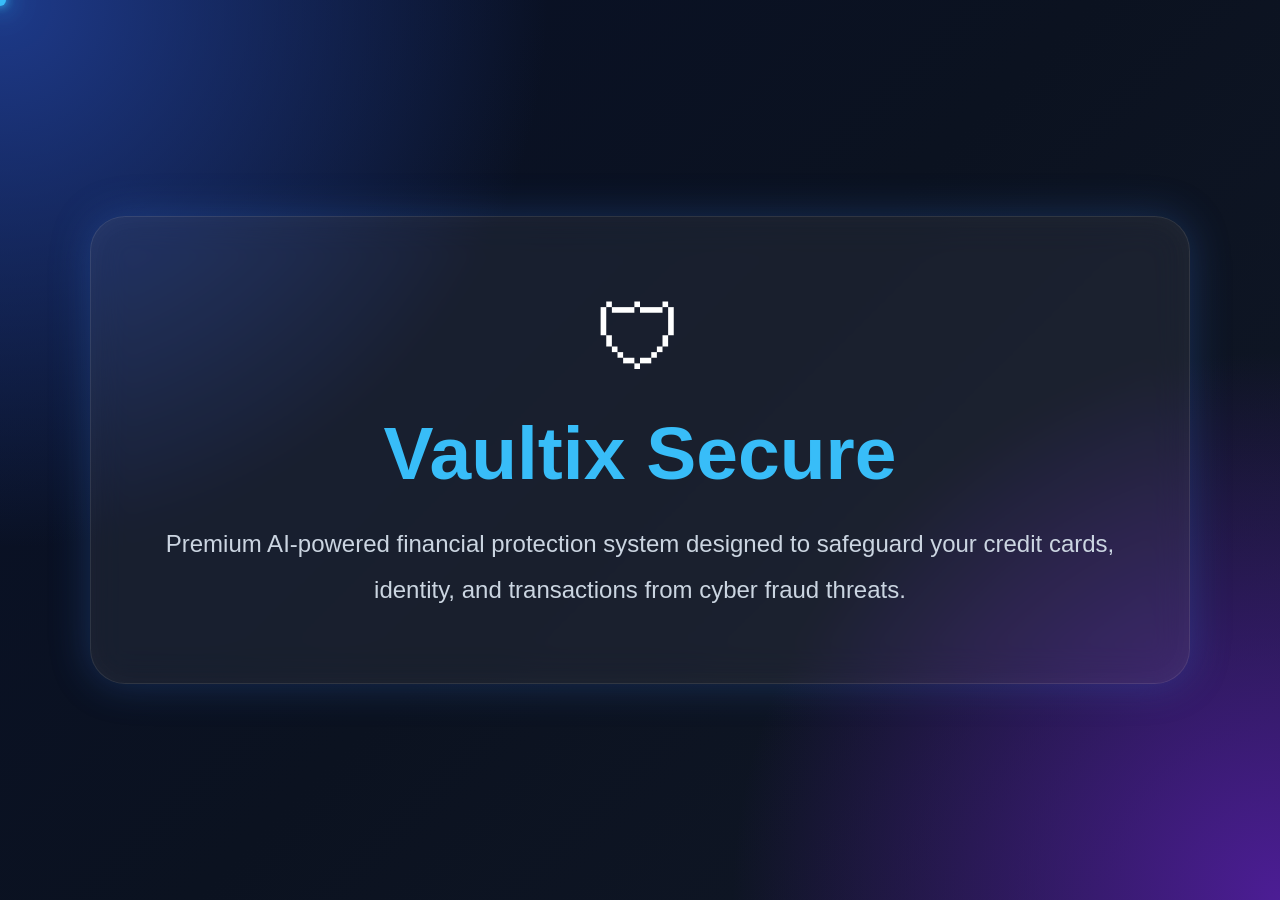
<file: templates/index.html>
<!DOCTYPE html>
<html lang="en">
<head>
<meta charset="UTF-8" />
<meta name="viewport" content="width=device-width, initial-scale=1.0" />
<title>SecureCredit Shield</title>
<link rel="stylesheet" href="../css/style.css">
</head>
<body>
<!-- CURSOR -->
<div class="cursor-dot"></div>

<section class="intro-page" id="introPage">
    <div class="intro-content">
        <div class="intro-logo">🛡</div>

        <h1>Vaultix Secure</h1>

        <p>
            Premium AI-powered financial protection system designed
            to safeguard your credit cards, identity, and transactions
            from cyber fraud threats.
        </p>
    </div>
</section>

<div class="main-content" id="mainContent">

    <nav>
        <div class="logo">SecureShield</div>

        <div class="nav-links">
            <!-- <a href="#">Dashboard</a> -->
            <!-- <a href="#">Credit Monitoring</a> -->
            <!-- <a href="#">Fraud Alerts</a> -->
            <!-- <a href="#">Transaction History</a> -->
            <!-- <a href="#">AI Risk Analysis</a> -->
            <a href="#">Identity Protection</a>
            <a href="security-settings.html">Security Settings</a>
            <!-- <a href="login.html">login</a> -->
            <!-- <a href="#">Support Center</a> -->
        </div>
    </nav>

    <section class="hero">

        <div class="hero-content">

            <h1>
                Protect Your Credit.<br>
                Stop Fraud Before It Starts.
            </h1>

            <p>
                Advanced AI-powered fraud monitoring protects your financial identity
                in real-time. Detect suspicious activity instantly, secure your
                transactions, and stay protected with enterprise-grade cybersecurity.
            </p>

            <div class="hero-buttons">
                <button class="btn primary-btn" onclick="window.location.href='secure-credit.html'">
            Secure My Credit</button>
                <button class="btn secondary-btn" onclick="window.location.href='learn.html'">Learn More</button>
            </div>

        </div>

        <div class="shield-box">
            <div class="shield"></div>
        </div>

    </section>

    <section class="features">

        <h2 class="section-title">
            Advanced Security Features
        </h2>

        <div class="feature-grid">

            <div class="card">
                <h3>Real-Time Fraud Detection</h3>

                <p>
                    Monitor suspicious activities instantly with intelligent fraud
                    detection systems built for modern financial protection.
                </p>
            </div>

            <div class="card">
                <h3>AI-Powered Monitoring</h3>

                <p>
                    Smart machine learning algorithms analyze behavior patterns
                    and identify unusual transaction risks automatically.
                </p>
            </div>

            <div class="card">
                <h3>Secure Data Encryption</h3>

                <p>
                    Enterprise-grade encryption safeguards your financial data
                    and ensures maximum cybersecurity protection.
                </p>
            </div>

            <div class="card">
                <h3>Instant Security Alerts</h3>

                <p>
                    Receive real-time alerts for suspicious login attempts,
                    unusual purchases, and account vulnerabilities.
                </p>
            </div>

        </div>

    </section>

    <footer>
        <p>© 2026 SecureShield. All Rights Reserved.</p>

        <div class="footer-links">
            <a href="#">Privacy Policy</a>
            <a href="#">Terms</a>
            <a href="#">Contact</a>
        </div>
    </footer>

</div>


<script src="../js/script.js"></script>
</body>
</html>
</file>
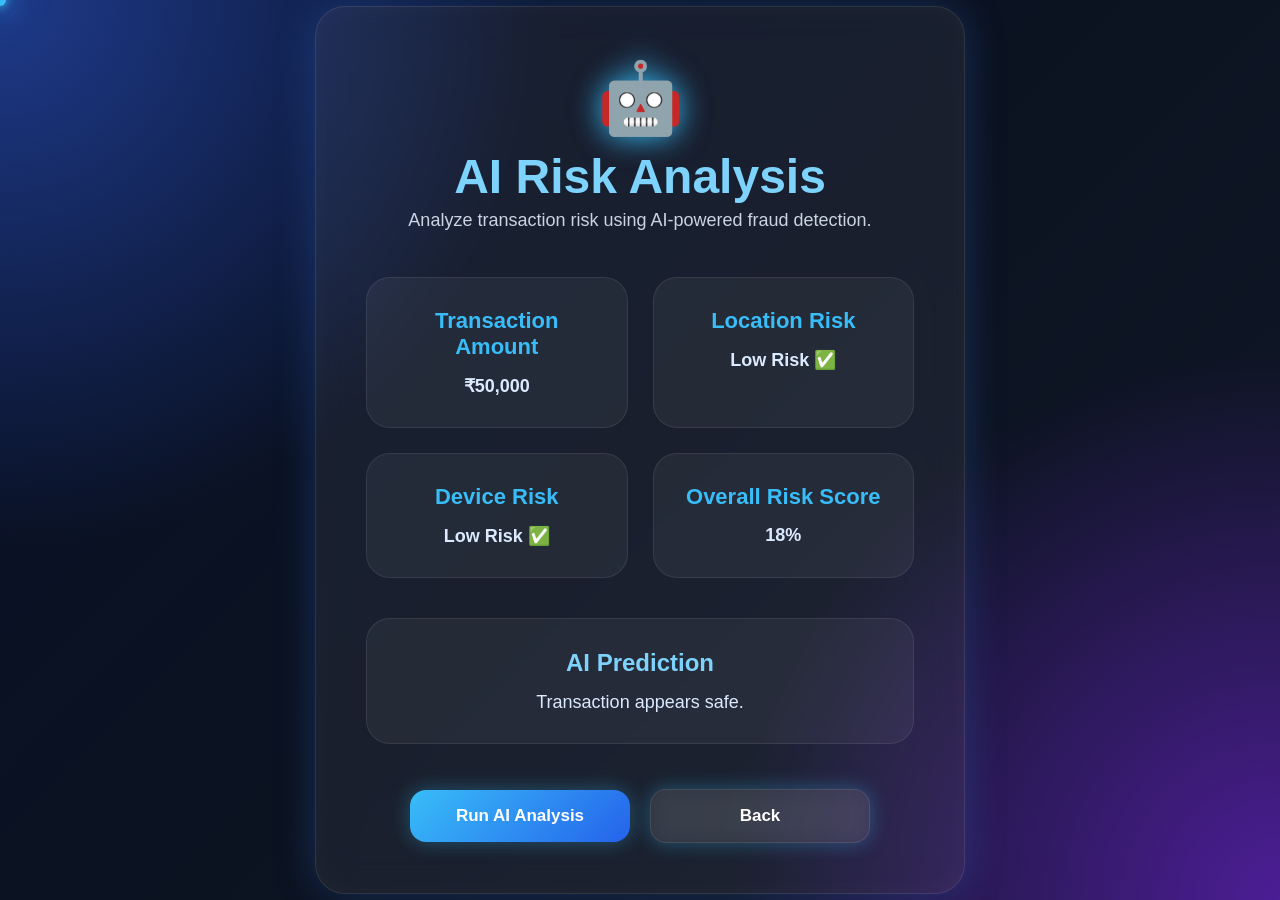
<file: templates/ai-risk.html>
<!DOCTYPE html>
<html lang="en">
<head>
<meta charset="UTF-8">
<meta name="viewport" content="width=device-width, initial-scale=1.0">
<title>AI Risk Analysis</title>

<link rel="stylesheet" href="../css/style.css">
</head>
<body>

<div class="cursor-dot"></div>

<div class="container">

<div class="logo">
<span>🤖</span>
<h1>AI Risk Analysis</h1>
</div>

<p class="subtitle">
Analyze transaction risk using AI-powered fraud detection.
</p>

<div class="risk-grid">

<div class="risk-card">
<h2>Transaction Amount</h2>
<p id="amountRisk">₹50,000</p>
</div>

<div class="risk-card">
<h2>Location Risk</h2>
<p id="locationRisk">Low Risk ✅</p>
</div>

<div class="risk-card">
<h2>Device Risk</h2>
<p id="deviceRisk">Low Risk ✅</p>
</div>

<div class="risk-card">
<h2>Overall Risk Score</h2>
<p id="riskScore">18%</p>
</div>

</div>

<div class="fraud-box">

<h2>AI Prediction</h2>

<p id="aiStatus">
Transaction appears safe.
</p>

</div>

<div class="btn-box">

<button id="analyzeBtn">
Run AI Analysis
</button>

<button class="secondary-btn"
onclick="window.location.href='index.html'">
Back
</button>

</div>

</div>

<script src="../js/script.js"></script>

</body>
</html>
</file>
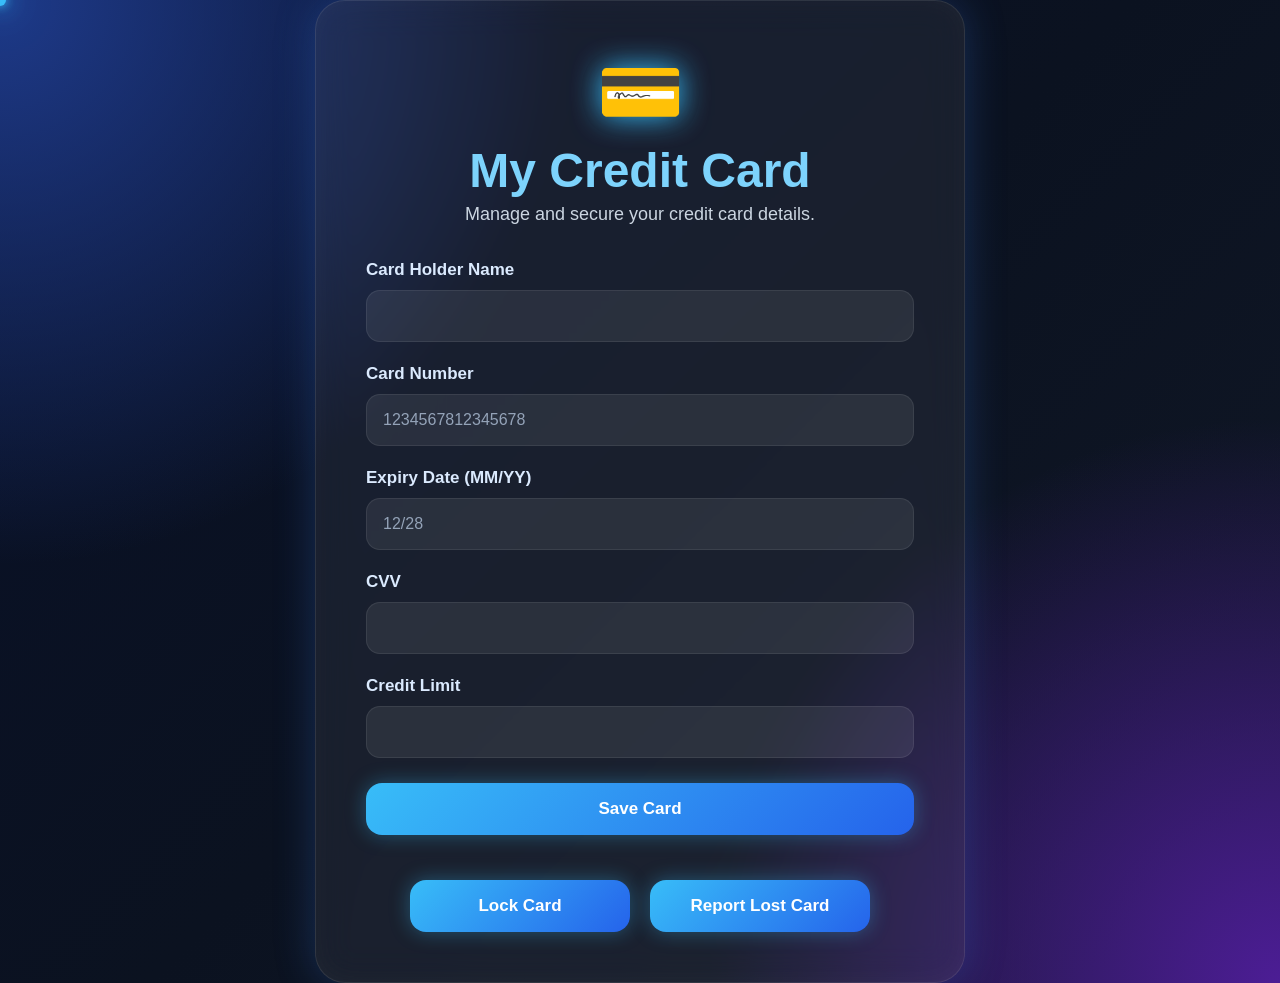
<file: templates/cards.html>
<!DOCTYPE html>
<html lang="en">
<head>
<meta charset="UTF-8">
<meta name="viewport" content="width=device-width, initial-scale=1.0">
<title>My Cards</title>

<link rel="stylesheet" href="../css/style.css">
</head>

<body>

<div class="cursor-dot"></div>

<div class="container">

<div class="logo">
<span>💳</span>
<h1>My Credit Card</h1>
</div>

<p class="subtitle">
Manage and secure your credit card details.
</p>

<form id="cardForm">

<div class="input-box">
<label>Card Holder Name</label>
<input type="text" id="cardName">
<small id="nameError" class="error"></small>
</div>

<div class="input-box">
<label>Card Number</label>
<input type="text" id="cardNumber"
placeholder="1234567812345678">
<small id="cardError" class="error"></small>
</div>

<div class="input-box">
<label>Expiry Date (MM/YY)</label>
<input type="text" id="expiry"
placeholder="12/28">
<small id="expiryError" class="error"></small>
</div>

<div class="input-box">
<label>CVV</label>
<input type="password" id="cvv">
<small id="cvvError" class="error"></small>
</div>

<div class="input-box">
<label>Credit Limit</label>
<input type="number" id="limit">
<small id="limitError" class="error"></small>
</div>

<button type="submit" class="create-btn">
Save Card
</button>

</form>

<div id="cardPreview" style="display:none;">

<div class="card-preview">

<h2>💳 Visa Card</h2>

<p id="showName"></p>

<p id="showNumber"></p>

<p id="showExpiry"></p>

<p>Status : Active ✅</p>

</div>

</div>

<div class="btn-box">

<button onclick="lockCard()">
Lock Card
</button>

<button onclick="reportLost()">
Report Lost Card
</button>

</div>

</div>

<script src="../js/script.js"></script>

</body>
</html>
</file>
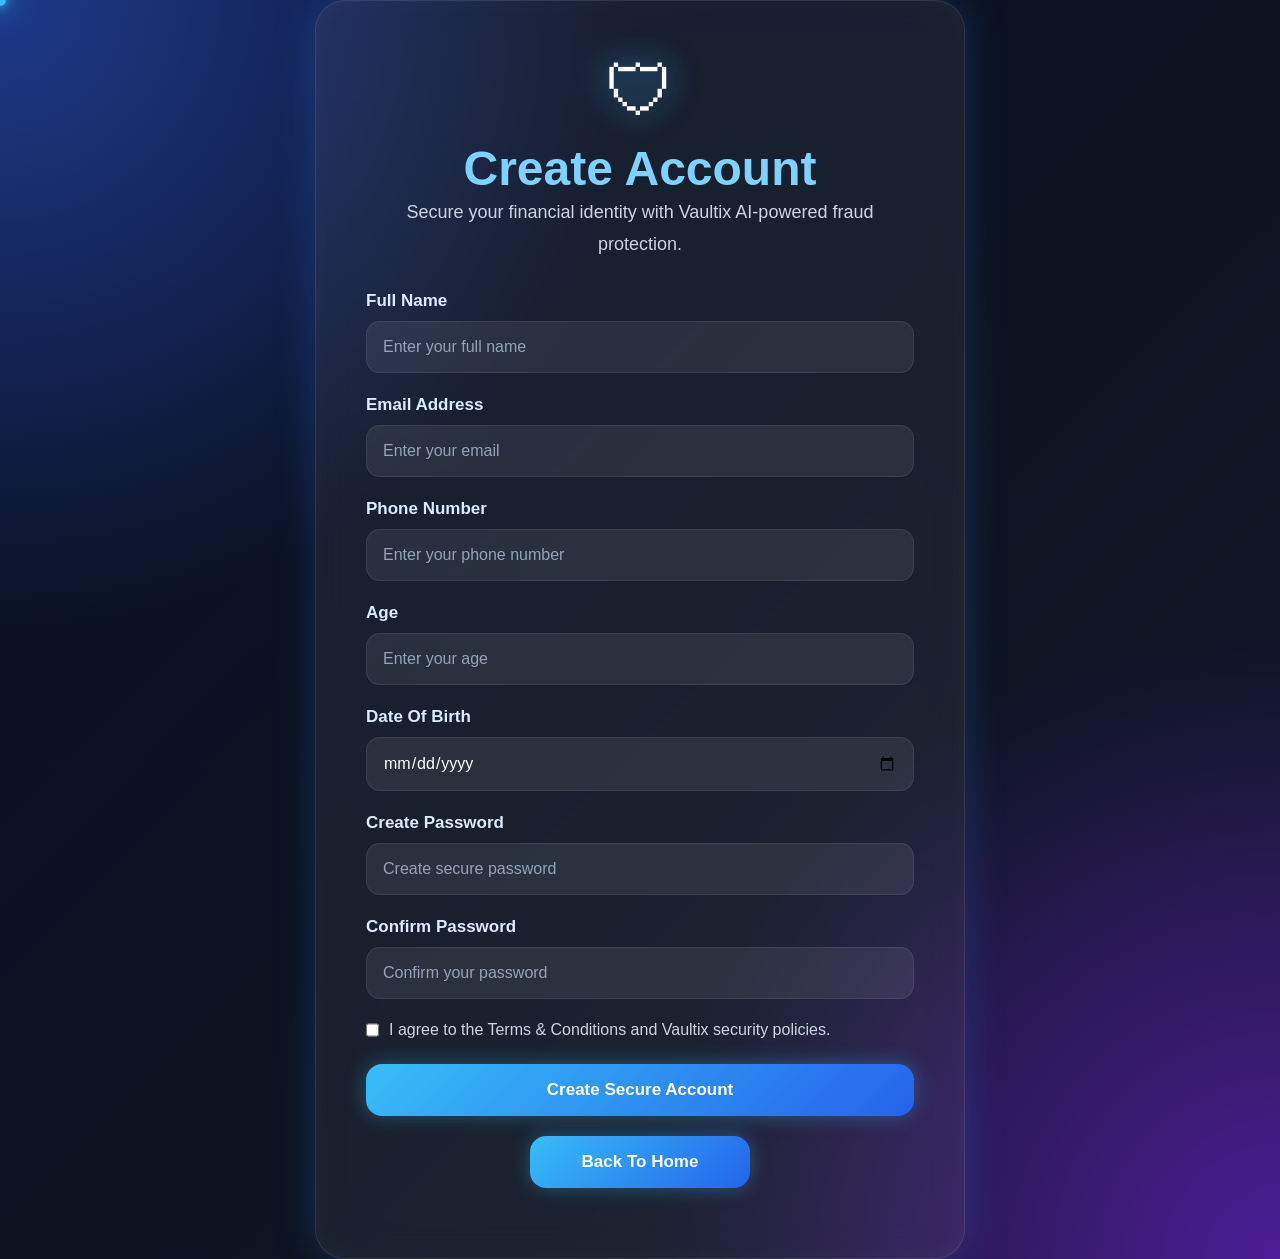
<file: templates/create.html>
<!DOCTYPE html>
<html lang="en">
<head>
<meta charset="UTF-8">
<meta name="viewport" content="width=device-width, initial-scale=1.0">

<title>Create Account</title>

<link rel="stylesheet" href="../css/style.css">
</head>

<body>

<!-- CURSOR -->

<div class="cursor-dot"></div>

<!-- FORM -->

<div class="container">

    <div class="logo">
        <span>🛡</span>
        <h1>Create Account</h1>
    </div>

    <p class="subtitle">
        Secure your financial identity with
        Vaultix AI-powered fraud protection.
    </p>

    <form id="signupForm">

        <!-- NAME -->

        <div class="input-box">

            <label>Full Name</label>

            <input
            type="text"
            id="name"
            placeholder="Enter your full name"
            >

            <small id="nameError"></small>

        </div>

        <!-- EMAIL -->

        <div class="input-box">

            <label>Email Address</label>

            <input
            type="text"
            id="email"
            placeholder="Enter your email"
            >

            <small id="emailError"></small>

        </div>

        <!-- PHONE -->

        <div class="input-box">

            <label>Phone Number</label>

            <input
            type="text"
            id="phone"
            placeholder="Enter your phone number"
            >

            <small id="phoneError"></small>

        </div>

        <!-- AGE -->

        <div class="input-box">

            <label>Age</label>

            <input
            type="text"
            id="age"
            placeholder="Enter your age"
            >

            <small id="ageError"></small>

        </div>

        <!-- DOB -->

        <div class="input-box">

            <label>Date Of Birth</label>

            <input
            type="date"
            id="dob"
            >

            <small id="dobError"></small>

        </div>

        <!-- PASSWORD -->

        <div class="input-box">

            <label>Create Password</label>

            <input
            type="password"
            id="password"
            placeholder="Create secure password"
            >

            <small id="passError"></small>

        </div>
        <!-- CONFIRM PASSWORD -->

<div class="input-box">

    <label>Confirm Password</label>

    <input
    type="password"
    id="confirmPassword"
    placeholder="Confirm your password"
    >

    <small id="confirmPassError"></small>

</div>
        <!-- TERMS -->

        <div class="terms">

            <input type="checkbox" id="terms">

            <label for="terms">
                I agree to the Terms & Conditions and
                Vaultix security policies.
            </label>

        </div>

        <small id="termsError"></small>

        <!-- BUTTON -->

        <button type="submit" class="create-btn">
            Create Secure Account
        </button>

    </form>
    <div style="text-align: center;">
        <button class="back-btn" onclick="window.location.href='index.html'">
            Back To Home
        </button>
    </div>

    </div>



<script src="../js/script.js"></script>

</body>
</html>
</file>
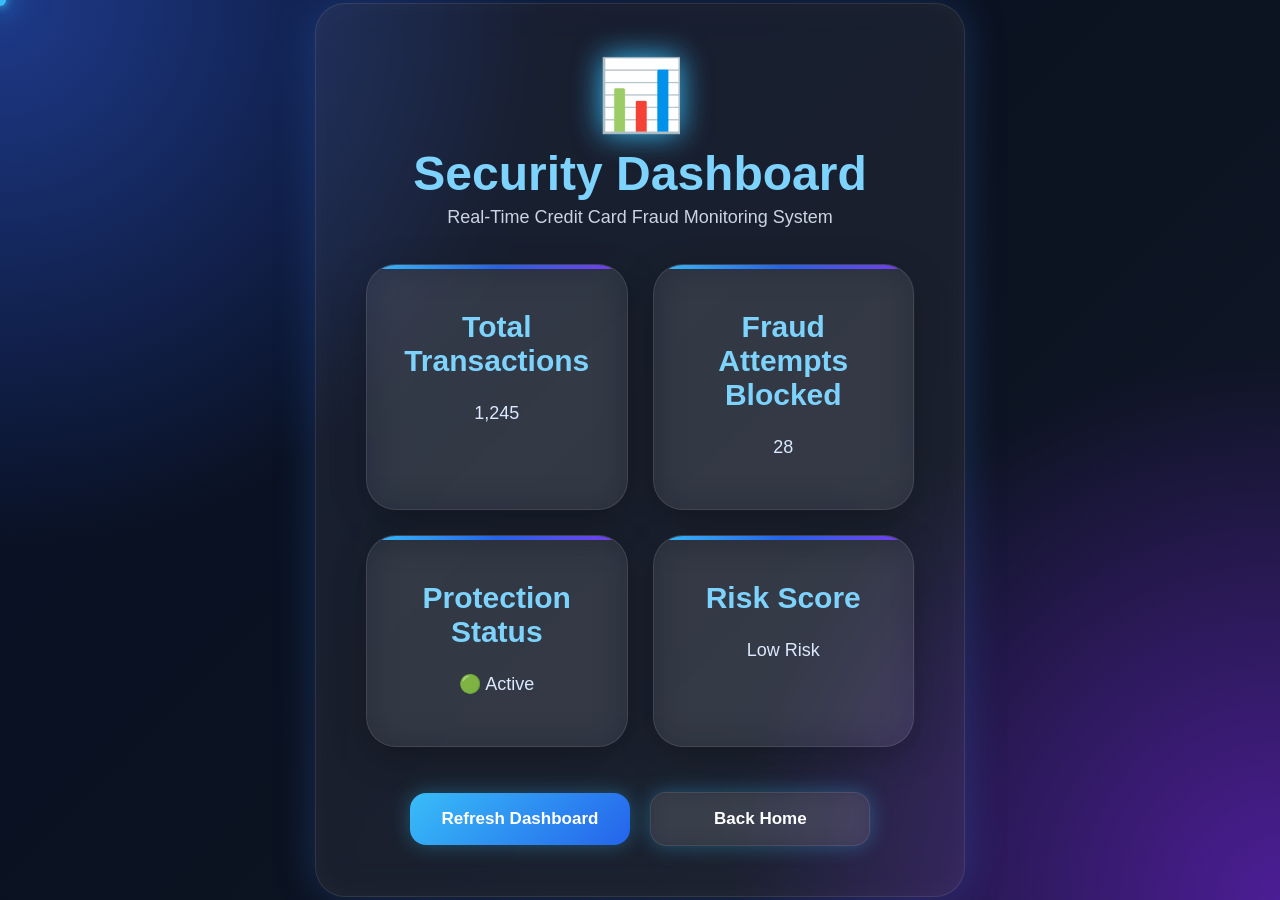
<file: templates/dashboard.html>
<!DOCTYPE html>
<html lang="en">
<head>
    <meta charset="UTF-8">
    <title>Security Dashboard</title>
    <link rel="stylesheet" href="../css/style.css">
</head>
<body>

<div class="cursor-dot"></div>

<div class="container">

    <div class="logo">
        <span>📊</span>
        <h1>Security Dashboard</h1>
    </div>

    <p class="subtitle">
        Real-Time Credit Card Fraud Monitoring System
    </p>

    <div class="grid">

        <div class="card">
            <h2>Total Transactions</h2>
            <p id="transactions">1,245</p>
        </div>

        <div class="card">
            <h2>Fraud Attempts Blocked</h2>
            <p id="frauds">28</p>
        </div>

        <div class="card">
            <h2>Protection Status</h2>
            <p id="status">🟢 Active</p>
        </div>

        <div class="card">
            <h2>Risk Score</h2>
            <p id="risk">Low Risk</p>
        </div>

    </div>

    <div class="btn-box">
        <button onclick="refreshDashboard()">
            Refresh Dashboard
        </button>

        <button class="secondary-btn"
        onclick="location.href='index.html'">
            Back Home
        </button>
    </div>

</div>

<script src="../js/script.js"></script>

</body>
</html>
</file>
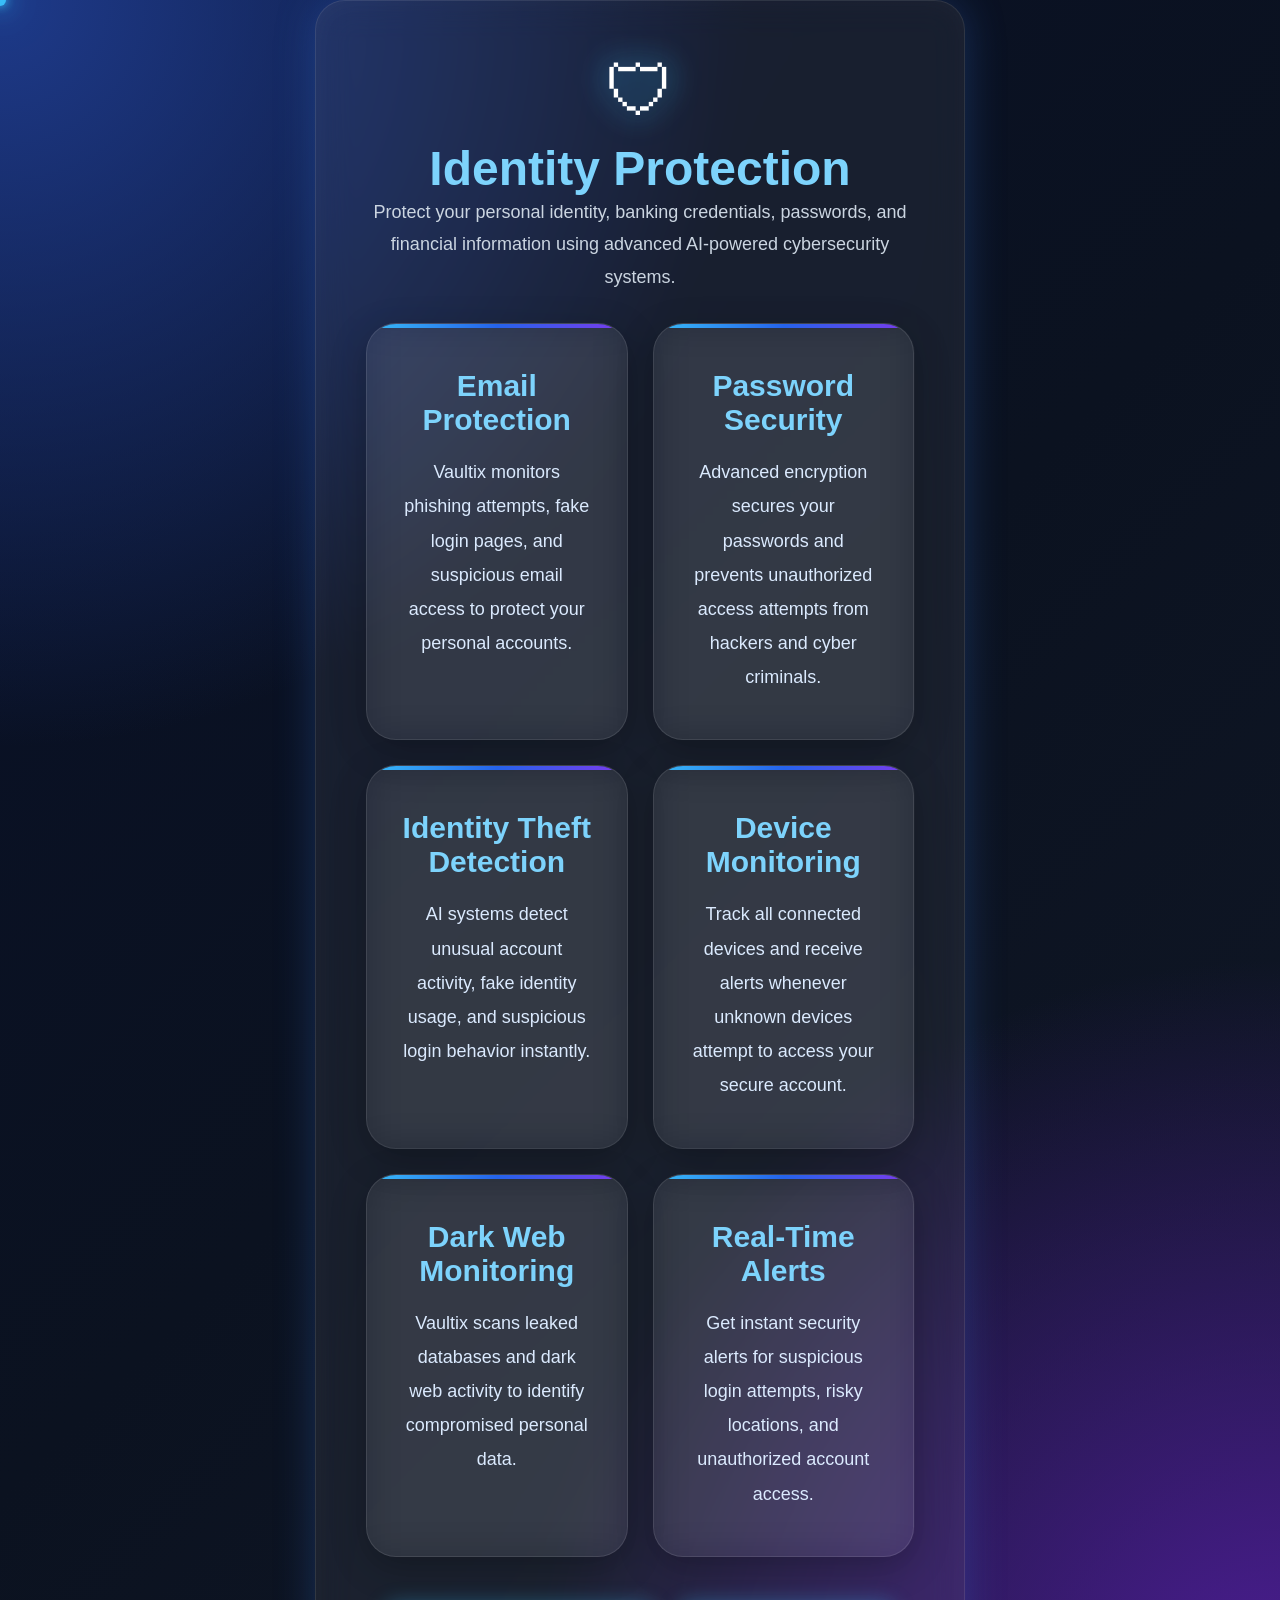
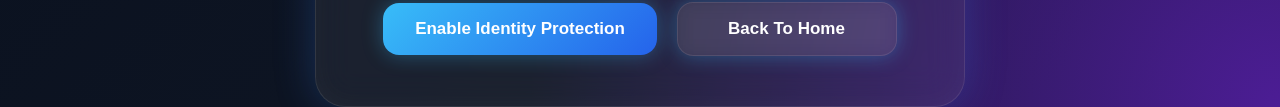
<file: templates/identity.html>
<!-- IDENTITY PROTECTION PAGE CODE ONLY -->
<!-- SAVE THIS FILE AS identity.html -->

<!DOCTYPE html>
<html lang="en">
<head>
<meta charset="UTF-8">
<meta name="viewport" content="width=device-width, initial-scale=1.0">
<title>Identity Protection - Vaultix</title>

<link rel="stylesheet" href="../css/style.css">
</head>

<body>

<!-- CURSOR -->
<div class="cursor-dot"></div>

<!-- MAIN CONTAINER -->

<div class="container">

    <div class="logo">

        <span>🛡</span>

        <h1>Identity Protection</h1>

    </div>

    <p class="subtitle">

        Protect your personal identity, banking credentials,
        passwords, and financial information using
        advanced AI-powered cybersecurity systems.

    </p>

    <!-- GRID -->

    <div class="grid">

        <div class="card">

            <h2>Email Protection</h2>

            <p>
                Vaultix monitors phishing attempts,
                fake login pages, and suspicious email access
                to protect your personal accounts.
            </p>

        </div>

        <div class="card">

            <h2>Password Security</h2>

            <p>
                Advanced encryption secures your passwords
                and prevents unauthorized access attempts
                from hackers and cyber criminals.
            </p>

        </div>

        <div class="card">

            <h2>Identity Theft Detection</h2>

            <p>
                AI systems detect unusual account activity,
                fake identity usage, and suspicious login behavior
                instantly.
            </p>

        </div>

        <div class="card">

            <h2>Device Monitoring</h2>

            <p>
                Track all connected devices and receive alerts
                whenever unknown devices attempt to access
                your secure account.
            </p>

        </div>

        <div class="card">

            <h2>Dark Web Monitoring</h2>

            <p>
                Vaultix scans leaked databases and dark web
                activity to identify compromised personal data.
            </p>

        </div>

        <div class="card">

            <h2>Real-Time Alerts</h2>

            <p>
                Get instant security alerts for suspicious
                login attempts, risky locations,
                and unauthorized account access.
            </p>

        </div>

    </div>

    <!-- BUTTONS -->

    <div class="btn-box">

        <button id="enableBtn">
            Enable Identity Protection
        </button>

        <button
        class="secondary-btn"
        onclick="window.location.href='index.html'"
        >
            Back To Home
        </button>

    </div>

</div>

<script src="../js/script.js"></script>

</body>
</html>
</file>
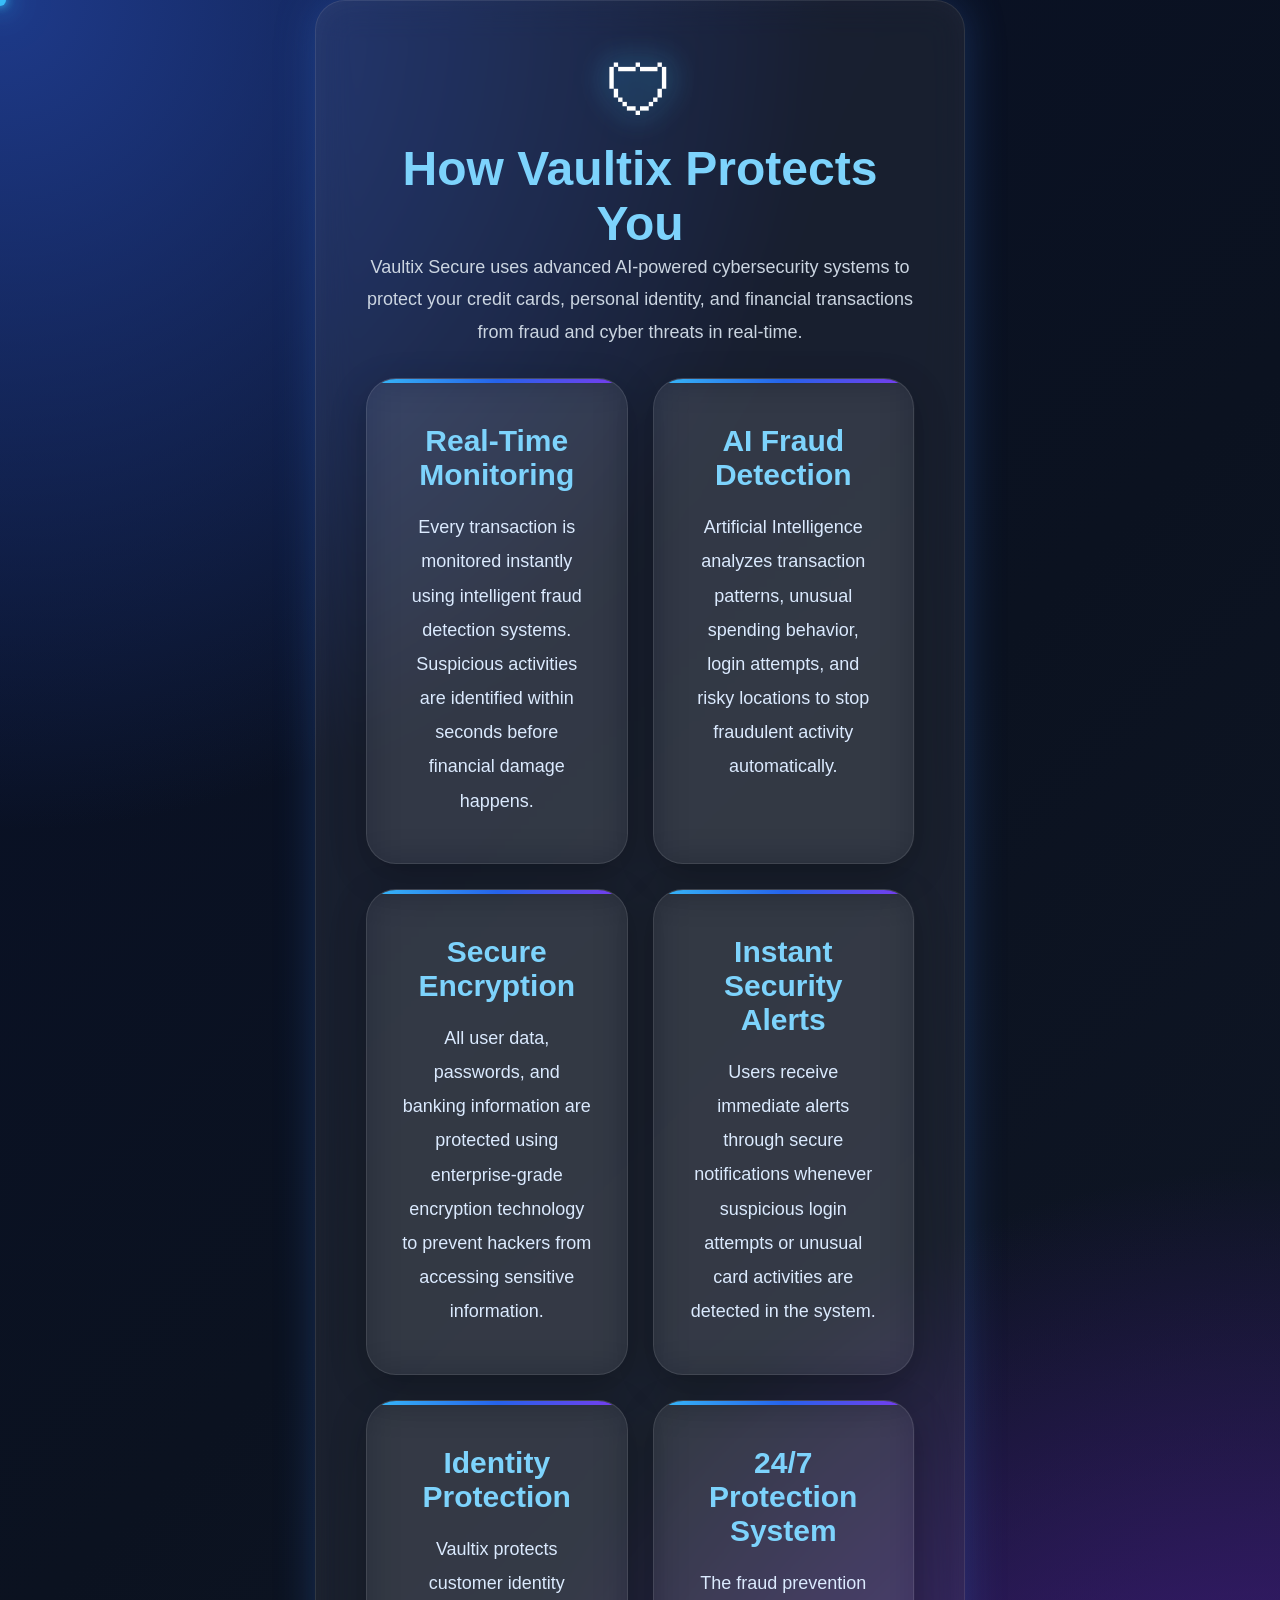
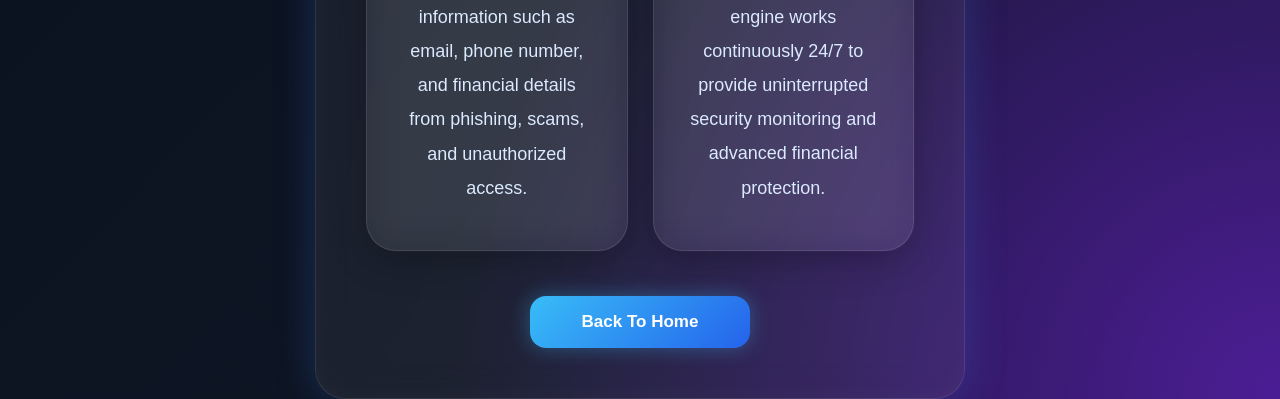
<file: templates/learn.html>
<!DOCTYPE html>
<html lang="en">
<head>
<meta charset="UTF-8">
<meta name="viewport" content="width=device-width, initial-scale=1.0">
<title>Learn More - Vaultix Secure</title>

<link rel="stylesheet" href="../css/style.css">

</head>

<body>
<!-- CURSOR -->

<div class="cursor-dot"></div>

<!-- CONTENT -->

<div class="container">

    <div class="logo">
        <span>🛡</span>
        <h1>How Vaultix Protects You</h1>
    </div>

    <p class="subtitle">
        Vaultix Secure uses advanced AI-powered cybersecurity systems
        to protect your credit cards, personal identity, and financial
        transactions from fraud and cyber threats in real-time.
    </p>

    <div class="grid">

        <div class="card">

            <h2>Real-Time Monitoring</h2>

            <p>
                Every transaction is monitored instantly using intelligent
                fraud detection systems. Suspicious activities are identified
                within seconds before financial damage happens.
            </p>

        </div>

        <div class="card">

            <h2>AI Fraud Detection</h2>

            <p>
                Artificial Intelligence analyzes transaction patterns,
                unusual spending behavior, login attempts, and risky
                locations to stop fraudulent activity automatically.
            </p>

        </div>

        <div class="card">

            <h2>Secure Encryption</h2>

            <p>
                All user data, passwords, and banking information are
                protected using enterprise-grade encryption technology
                to prevent hackers from accessing sensitive information.
            </p>

        </div>

        <div class="card">

            <h2>Instant Security Alerts</h2>

            <p>
                Users receive immediate alerts through secure notifications
                whenever suspicious login attempts or unusual card activities
                are detected in the system.
            </p>

        </div>

        <div class="card">

            <h2>Identity Protection</h2>

            <p>
                Vaultix protects customer identity information such as
                email, phone number, and financial details from phishing,
                scams, and unauthorized access.
            </p>

        </div>

        <div class="card">

            <h2>24/7 Protection System</h2>

            <p>
                The fraud prevention engine works continuously 24/7
                to provide uninterrupted security monitoring and
                advanced financial protection.
            </p>

        </div>

    </div>

    <div class="btn-box">

        <button onclick="window.location.href='index.html'">
            Back To Home
        </button>

    </div>

</div>

<script src="../js/script.js"></script>

</body>
</html>
</file>
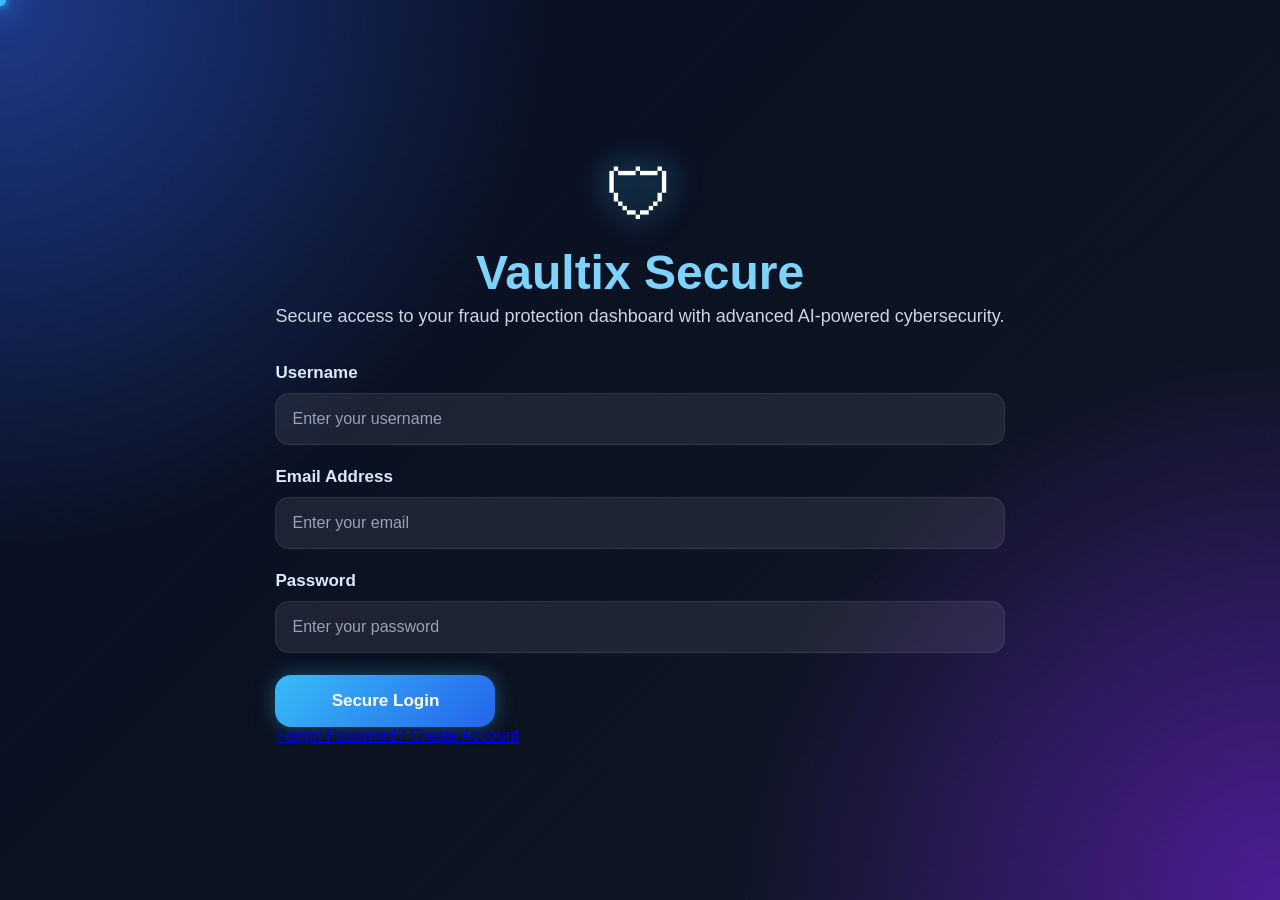
<file: templates/login.html>
<!DOCTYPE html>
<html lang="en">
<head>
<meta charset="UTF-8" />
<meta name="viewport" content="width=device-width, initial-scale=1.0" />
<title>SecureCredit Shield</title>
<link rel="stylesheet" href="../css/style.css">
</head>
<body>

<!-- CURSOR -->
<div class="cursor-dot"></div>

<!-- LOGIN BOX -->

<div class="login-container">

    <div class="logo">
        <span>🛡</span>
        <h1>Vaultix Secure</h1>
    </div>

    <p class="subtitle">
        Secure access to your fraud protection dashboard with
        advanced AI-powered cybersecurity.
    </p>

    <form id="loginForm">

        <!-- USERNAME -->

        <div class="input-box">

            <label>Username</label>

            <input 
            type="text"
            id="username"
            placeholder="Enter your username"
            required
            >

            <small id="userError"></small>

        </div>

        <!-- EMAIL -->

        <div class="input-box">

            <label>Email Address</label>

            <input 
            type="email"
            id="email"
            placeholder="Enter your email"
            required
            >

            <small id="emailError"></small>

        </div>

        <!-- PASSWORD -->

        <div class="input-box">

            <label>Password</label>

            <input 
            type="password"
            id="password"
            placeholder="Enter your password"
            required
            >

            <small id="passError"></small>

        </div>
        <div class="btn-center">
        <button  center type="submit" class="login-btn">
            Secure Login
        </button>
        </div>
    </form>

    <div class="extra-links">

        <a href="#" id="forgotBtn">
            Forgot Password?
        </a>

        <a href="create.html">
            Create Account
        </a>

    </div>

</div>

<script src="../js/script.js"></script>
</body>
</html>
</file>
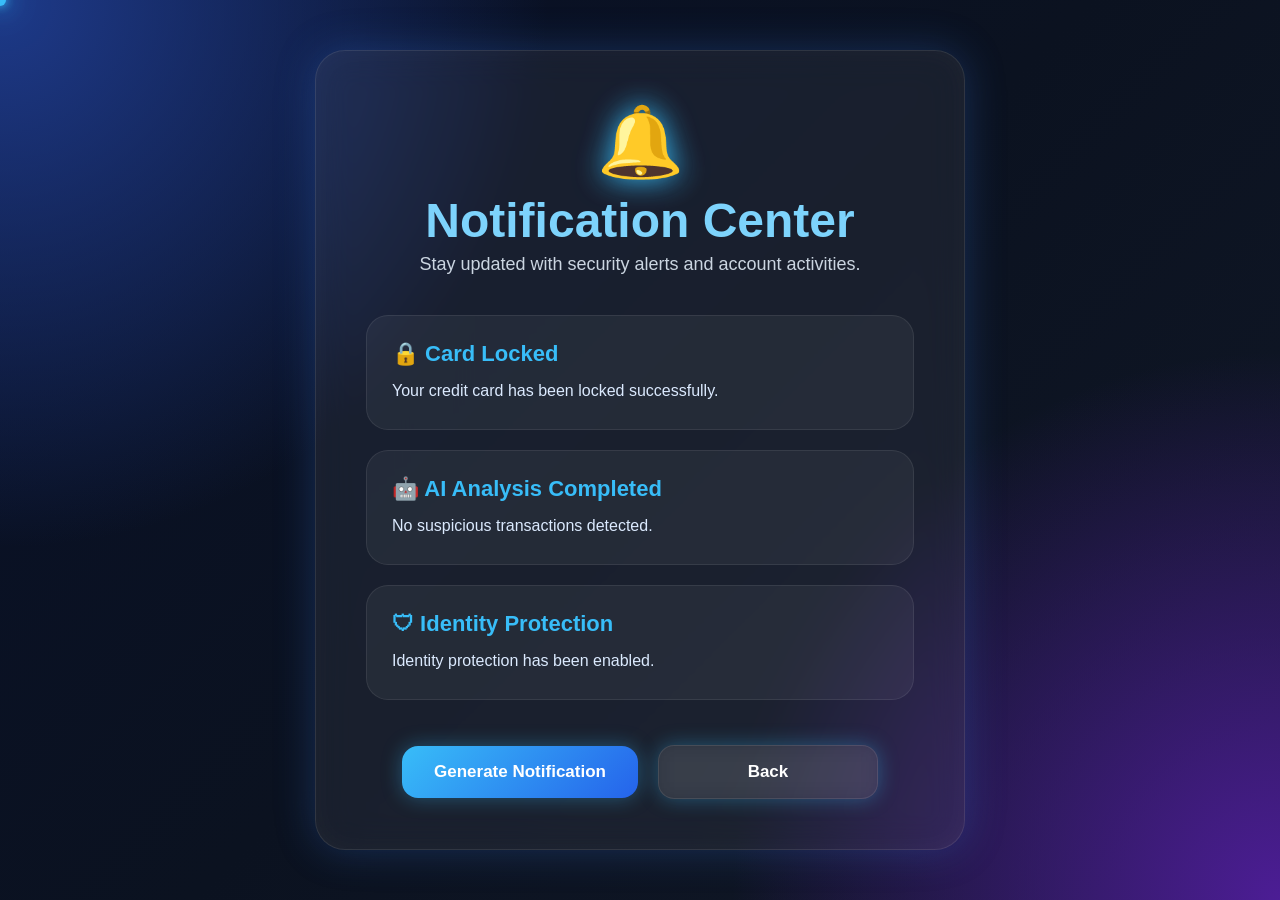
<file: templates/notification.html>
<!DOCTYPE html>
<html lang="en">
<head>
<meta charset="UTF-8">
<meta name="viewport" content="width=device-width, initial-scale=1.0">
<title>Notification Center</title>

<link rel="stylesheet" href="../css/style.css">
</head>

<body>

<div class="cursor-dot"></div>

<div class="container">

    <div class="logo">
        <span>🔔</span>
        <h1>Notification Center</h1>
    </div>

    <p class="subtitle">
        Stay updated with security alerts and account activities.
    </p>

    <div class="notifications-list" id="notificationsList">

        <div class="notification-card">
            <h2>🔒 Card Locked</h2>
            <p>Your credit card has been locked successfully.</p>
        </div>

        <div class="notification-card">
            <h2>🤖 AI Analysis Completed</h2>
            <p>No suspicious transactions detected.</p>
        </div>

        <div class="notification-card">
            <h2>🛡 Identity Protection</h2>
            <p>Identity protection has been enabled.</p>
        </div>

    </div>

    <div class="btn-box">

        <button id="addNotificationBtn">
            Generate Notification
        </button>

        <button class="secondary-btn"
        onclick="window.location.href='index.html'">
            Back
        </button>

    </div>

</div>

<script src="../js/script.js"></script>

</body>
</html>
</file>
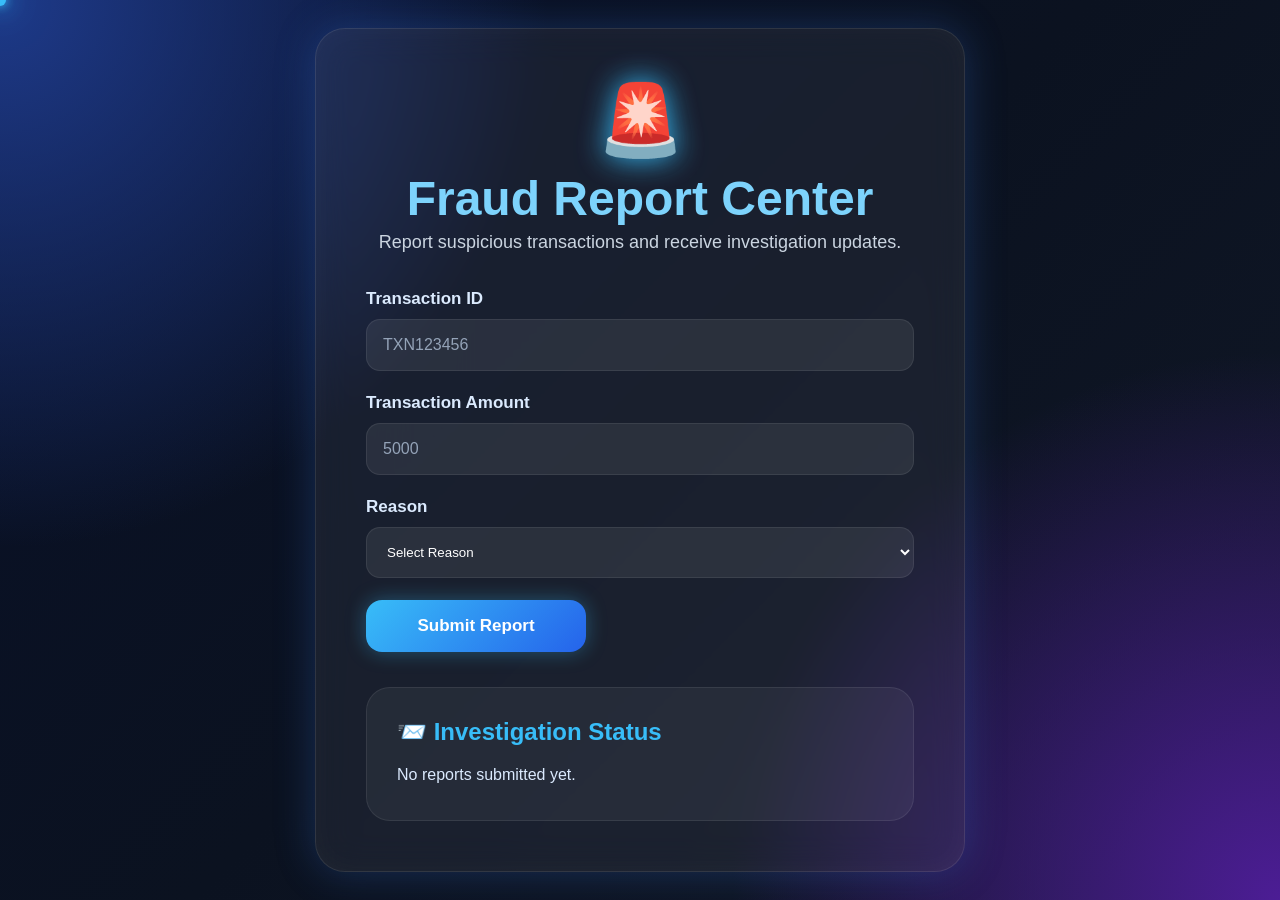
<file: templates/report.html>
<!DOCTYPE html>
<html lang="en">
<head>
<meta charset="UTF-8">
<meta name="viewport" content="width=device-width, initial-scale=1.0">
<title>Fraud Report Center</title>

<link rel="stylesheet" href="../css/style.css">
</head>

<body>

<div class="cursor-dot"></div>

<div class="container">

<div class="logo">
<span>🚨</span>
<h1>Fraud Report Center</h1>
</div>

<p class="subtitle">
Report suspicious transactions and receive investigation updates.
</p>

<form id="fraudReportForm">

<div class="input-box">

<label>Transaction ID</label>

<input
type="text"
id="transactionId"
placeholder="TXN123456">

<small
id="txnError"
class="error"></small>

</div>

<div class="input-box">

<label>Transaction Amount</label>

<input
type="number"
id="amount"
placeholder="5000">

<small
id="amountError"
class="error"></small>

</div>

<div class="input-box">

<label>Reason</label>

<select id="reason">

<option value="">
Select Reason
</option>

<option>
Unauthorized Transaction
</option>

<option>
Card Stolen
</option>

<option>
Unknown Merchant
</option>

<option>
Suspicious Activity
</option>

</select>

<small
id="reasonError"
class="error"></small>

</div>

<button type="submit">
Submit Report
</button>

</form>

<div class="reply-box">

<h2>📨 Investigation Status</h2>

<p id="supportReply">

No reports submitted yet.

</p>

</div>

</div>

<script src="../js/script.js"></script>

</body>
</html>
</file>
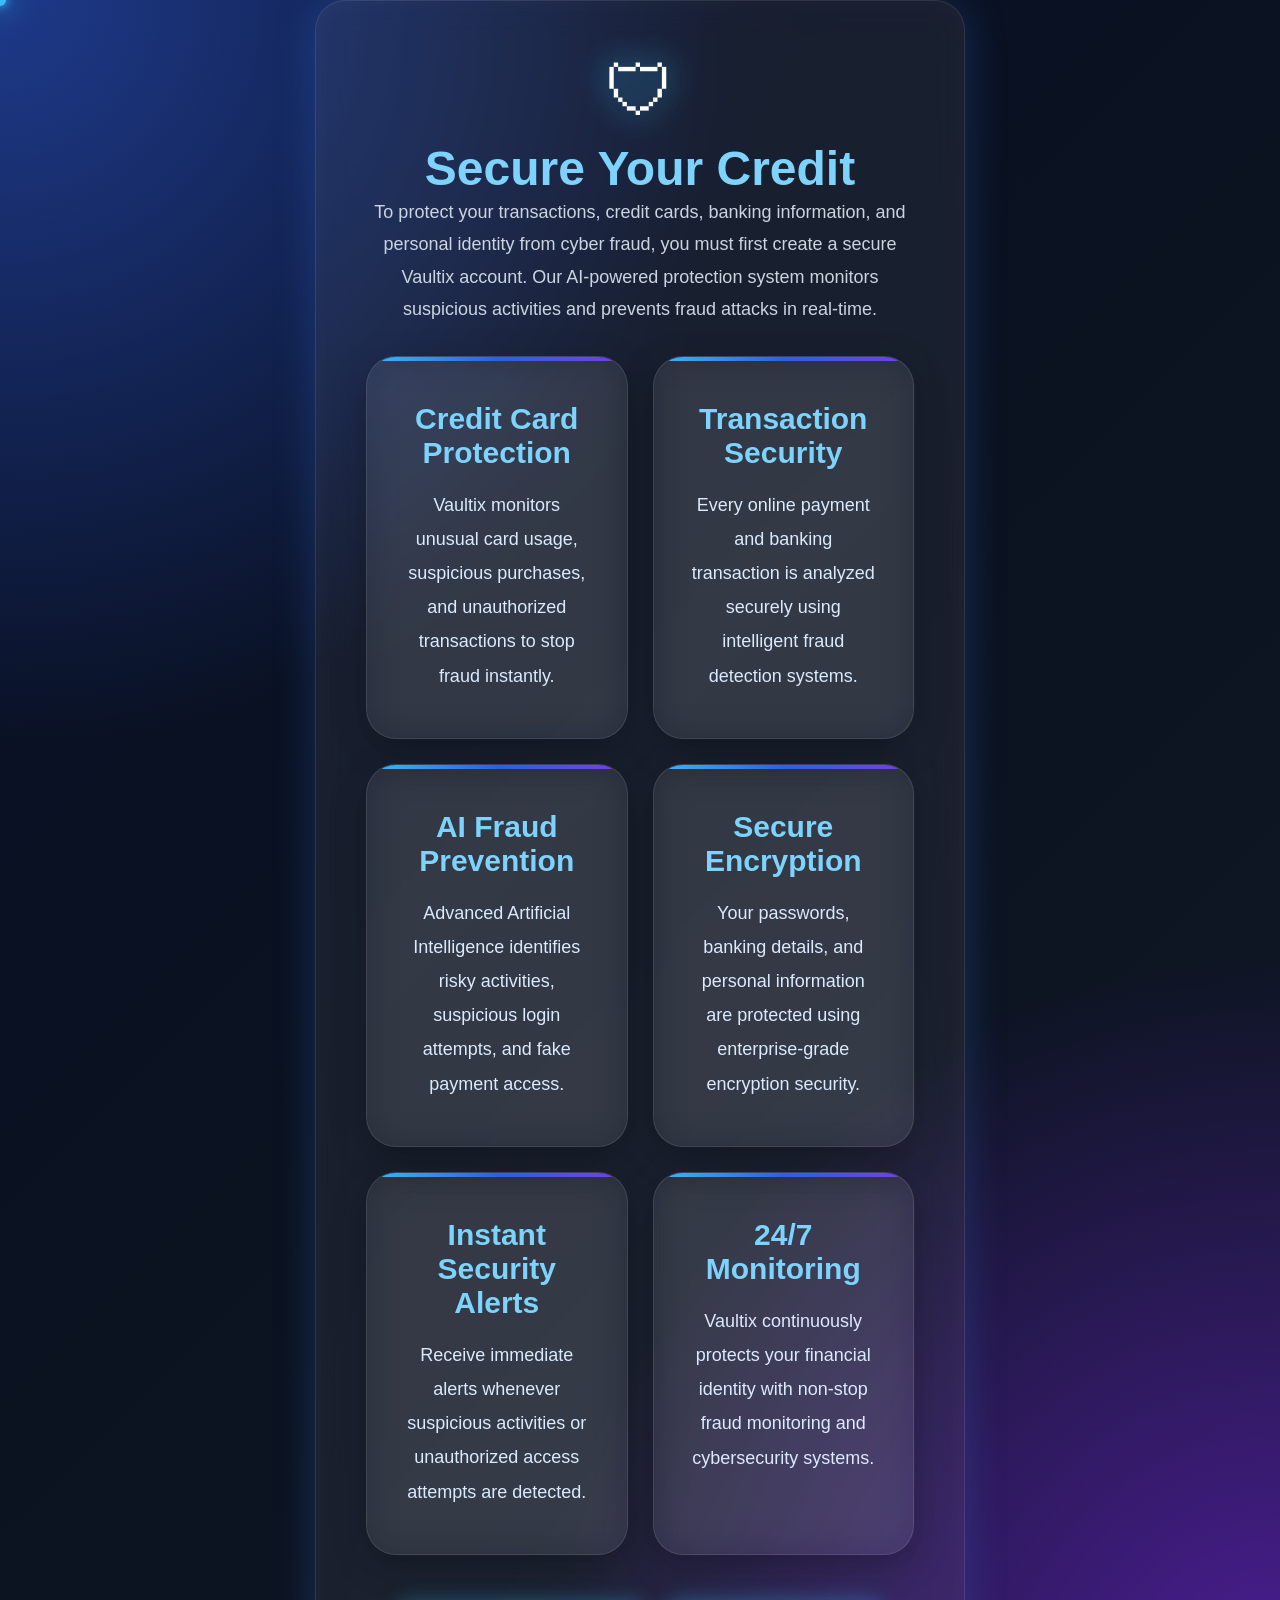
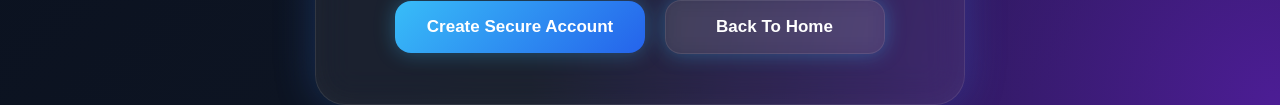
<file: templates/secure-credit.html>
<!DOCTYPE html>
<html lang="en">
<head>
<meta charset="UTF-8">
<meta name="viewport" content="width=device-width, initial-scale=1.0">
<title>Secure Your Credit - Vaultix</title>

<link rel="stylesheet" href="../css/style.css">

</head>

<body>

<!-- CURSOR -->

<div class="cursor-dot"></div>

<!-- MAIN -->

<div class="container">

    <div class="logo">

        <span>🛡</span>

        <h1>Secure Your Credit</h1>

    </div>

    <p class="subtitle">

        To protect your transactions, credit cards, banking information,
        and personal identity from cyber fraud, you must first create
        a secure Vaultix account. Our AI-powered protection system monitors
        suspicious activities and prevents fraud attacks in real-time.

    </p>

    <div class="grid">

        <div class="card">

            <h2>Credit Card Protection</h2>

            <p>
                Vaultix monitors unusual card usage, suspicious purchases,
                and unauthorized transactions to stop fraud instantly.
            </p>

        </div>

        <div class="card">

            <h2>Transaction Security</h2>

            <p>
                Every online payment and banking transaction is analyzed
                securely using intelligent fraud detection systems.
            </p>

        </div>

        <div class="card">

            <h2>AI Fraud Prevention</h2>

            <p>
                Advanced Artificial Intelligence identifies risky activities,
                suspicious login attempts, and fake payment access.
            </p>

        </div>

        <div class="card">

            <h2>Secure Encryption</h2>

            <p>
                Your passwords, banking details, and personal information
                are protected using enterprise-grade encryption security.
            </p>

        </div>

        <div class="card">

            <h2>Instant Security Alerts</h2>

            <p>
                Receive immediate alerts whenever suspicious activities
                or unauthorized access attempts are detected.
            </p>

        </div>

        <div class="card">

            <h2>24/7 Monitoring</h2>

            <p>
                Vaultix continuously protects your financial identity
                with non-stop fraud monitoring and cybersecurity systems.
            </p>

        </div>

    </div>

    <div class="btn-box">

        <!-- CREATE ACCOUNT -->

        <button onclick="window.location.href='create.html'">

            Create Secure Account

        </button>

        <!-- BACK BUTTON -->

        <button 
        class="secondary-btn"
        onclick="window.location.href='index.html'"
        >

            Back To Home

        </button>

    </div>

</div>

<script src="../js/script.js"></script>

</body>
</html>
</file>
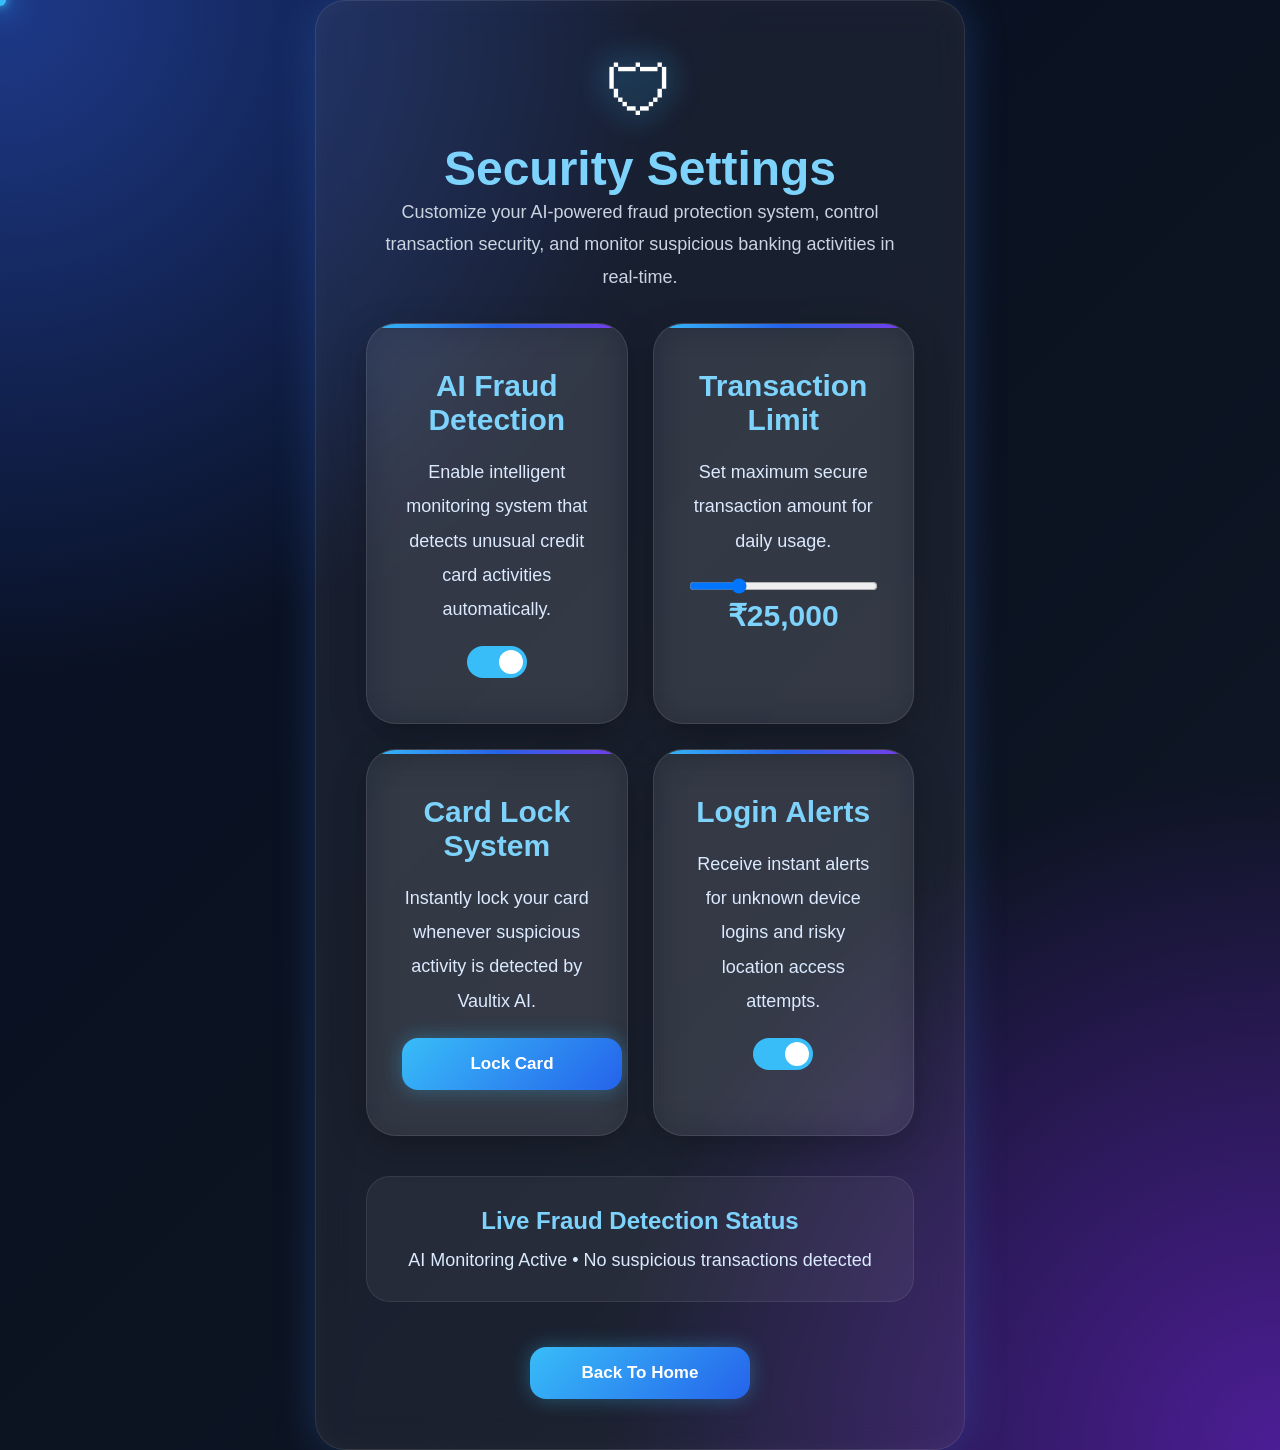
<file: templates/security-settings.html>
<!-- SECURITY SETTINGS PAGE CODE ONLY -->
<!-- SAVE THIS FILE AS security-settings.html -->

<!DOCTYPE html>
<html lang="en">
<head>

<meta charset="UTF-8">
<meta name="viewport" content="width=device-width, initial-scale=1.0">

<title>Security Settings - Vaultix</title>

<link rel="stylesheet" href="../css/style.css">

</head>

<body>

<!-- CURSOR -->

<div class="cursor-dot"></div>

<!-- MAIN CONTAINER -->

<div class="container">

    <!-- LOGO -->

    <div class="logo">

        <span>🛡</span>

        <h1>Security Settings</h1>

    </div>

    <p class="subtitle">

        Customize your AI-powered fraud protection system,
        control transaction security, and monitor suspicious
        banking activities in real-time.

    </p>

    <!-- SETTINGS GRID -->

    <div class="grid">

        <!-- CARD 1 -->

        <div class="card">

            <h2>AI Fraud Detection</h2>

            <p>

                Enable intelligent monitoring system that detects
                unusual credit card activities automatically.

            </p>

            <label class="switch">

                <input type="checkbox" id="fraudToggle" checked>

                <span class="slider"></span>

            </label>

        </div>

        <!-- CARD 2 -->

        <div class="card">

            <h2>Transaction Limit</h2>

            <p>

                Set maximum secure transaction amount for daily usage.

            </p>

            <input
            type="range"
            min="1000"
            max="100000"
            value="25000"
            id="limitRange"
            >

            <h3 id="limitText">₹25,000</h3>

        </div>

        <!-- CARD 3 -->

        <div class="card">

            <h2>Card Lock System</h2>

            <p>

                Instantly lock your card whenever suspicious
                activity is detected by Vaultix AI.

            </p>

            <button id="lockBtn">

                Lock Card

            </button>

        </div>

        <!-- CARD 4 -->

        <div class="card">

            <h2>Login Alerts</h2>

            <p>

                Receive instant alerts for unknown device logins
                and risky location access attempts.

            </p>

            <label class="switch">

                <input type="checkbox" checked>

                <span class="slider"></span>

            </label>

        </div>

    </div>

    <!-- FRAUD MONITOR -->

    <div class="fraud-box">

        <h2>Live Fraud Detection Status</h2>

        <p id="fraudStatus">

            AI Monitoring Active • No suspicious transactions detected

        </p>

    </div>

    <!-- BUTTON -->

    <div class="btn-box">

        <button onclick="window.location.href='index.html'">

            Back To Home

        </button>

    </div>

</div>

<script src="../js/"></script>

</body>
</html>
</file>
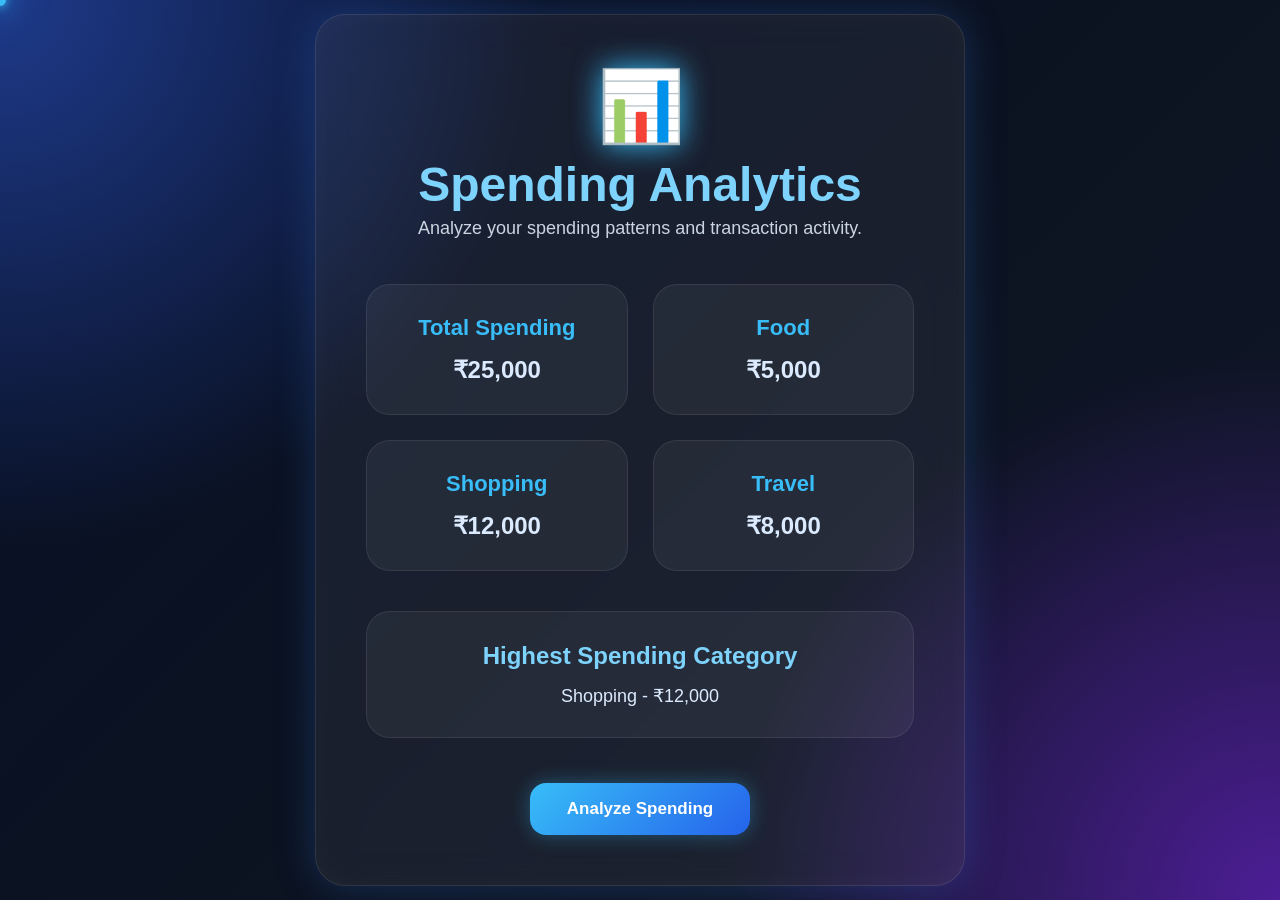
<file: templates/spending-analytics.html>
<!DOCTYPE html>
<html lang="en">
<head>
<meta charset="UTF-8">
<meta name="viewport" content="width=device-width, initial-scale=1.0">
<title>Spending Analytics</title>

<link rel="stylesheet" href="../css/style.css">
</head>

<body>

<div class="cursor-dot"></div>

<div class="container">

<div class="logo">
<span>📊</span>
<h1>Spending Analytics</h1>
</div>

<p class="subtitle">
Analyze your spending patterns and transaction activity.
</p>

<div class="analytics-grid">

<div class="analytics-card">
<h2>Total Spending</h2>
<p id="totalSpend">₹25,000</p>
</div>

<div class="analytics-card">
<h2>Food</h2>
<p id="foodSpend">₹5,000</p>
</div>

<div class="analytics-card">
<h2>Shopping</h2>
<p id="shoppingSpend">₹12,000</p>
</div>

<div class="analytics-card">
<h2>Travel</h2>
<p id="travelSpend">₹8,000</p>
</div>

</div>

<div class="fraud-box">

<h2>Highest Spending Category</h2>

<p id="highestCategory">
Shopping - ₹12,000
</p>

</div>

<div class="btn-box">

<button id="analyzeSpendingBtn">
Analyze Spending
</button>

</div>

</div>

<script src="../js/script.js"></script>

</body>
</html>
</file>
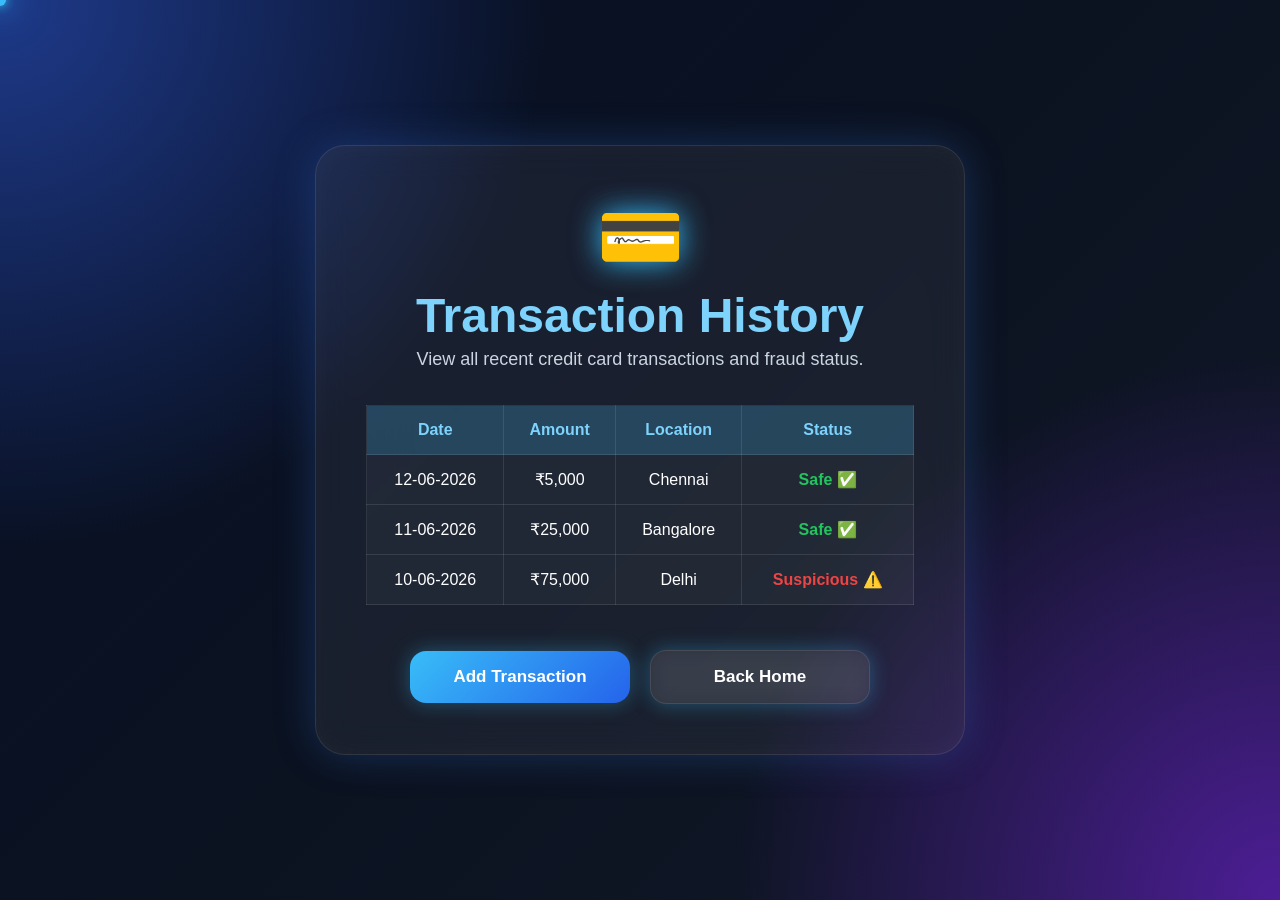
<file: templates/transaction-history.html>
<!DOCTYPE html>
<html>
<head>
    <title>Transaction History</title>
    <link rel="stylesheet" href="../css/style.css">
</head>
<body>

<div class="cursor-dot"></div>

<div class="container">

    <div class="logo">
        <span>💳</span>
        <h1>Transaction History</h1>
    </div>

    <p class="subtitle">
        View all recent credit card transactions and fraud status.
    </p>

    <table class="transaction-table">

        <tr>
            <th>Date</th>
            <th>Amount</th>
            <th>Location</th>
            <th>Status</th>
        </tr>

        <tr>
            <td>12-06-2026</td>
            <td>₹5,000</td>
            <td>Chennai</td>
            <td class="safe">Safe ✅</td>
        </tr>

        <tr>
            <td>11-06-2026</td>
            <td>₹25,000</td>
            <td>Bangalore</td>
            <td class="safe">Safe ✅</td>
        </tr>

        <tr>
            <td>10-06-2026</td>
            <td>₹75,000</td>
            <td>Delhi</td>
            <td class="danger">Suspicious ⚠️</td>
        </tr>

    </table>

    <div class="btn-box">
        <button onclick="addTransaction()">
            Add Transaction
        </button>

        <button class="secondary-btn"
        onclick="window.location.href='index.html'">
            Back Home
        </button>
    </div>

</div>

<script src="../js/script.js"></script>

</body>
</html>
</file>
<file: css/style.css>
/* STYLE.CSS */

*{
    margin:0;
    padding:0;
    box-sizing:border-box;
    font-family:'Segoe UI',sans-serif;
    scroll-behavior:smooth;
}

body{
    min-height:100vh;

    background:
    radial-gradient(circle at top left, #1e3a8a, transparent 35%),
    radial-gradient(circle at bottom right, #4c1d95, transparent 35%),
    linear-gradient(135deg,#081028,#0b1220,#111827);

    color:white;
    overflow-x:hidden;

    display:flex;
    justify-content:center;
    align-items:center;
}

/* PAGE CENTER */

.page-center{
    width:100%;
    max-width:1400px;
    margin:auto;

    min-height:100vh;

    display:flex;
    justify-content:center;
    align-items:center;

    padding:40px;
}

/* CURSOR */

.cursor-dot{
    width:12px;
    height:12px;
    background:#38bdf8;
    border-radius:50%;
    position:fixed;
    top:0;
    left:0;
    pointer-events:none;
    z-index:9999;
    transform:translate(-50%,-50%);

    box-shadow:
    0 0 10px #38bdf8,
    0 0 25px #38bdf8,
    0 0 45px rgba(56,189,248,0.8);
}

/* TRAIL */

.trail{
    position:fixed;
    width:8px;
    height:8px;
    border-radius:50%;
    background:rgba(56,189,248,0.7);
    pointer-events:none;
    z-index:9998;
    animation:trailFade 0.6s linear forwards;
}

@keyframes trailFade{

    0%{
        opacity:1;
        transform:scale(1);
    }

    100%{
        opacity:0;
        transform:scale(0);
    }

}

/* INTRO PAGE */

.intro-page{
    width:100%;
    min-height:100vh;

    display:flex;
    justify-content:center;
    align-items:center;

    text-align:center;

    padding:30px;

    opacity:1;

    transition:opacity 1s ease,
    transform 1s ease;

    animation:fadeIn 1s ease;
}

.intro-page.hide{
    opacity:0;
    transform:translateY(-20px);
    pointer-events:none;
}

.intro-content{
    width:100%;
    max-width:1100px;

    padding:70px;

    border-radius:35px;

    background:rgba(255,255,255,0.06);

    border:1px solid rgba(255,255,255,0.1);

    backdrop-filter:blur(18px);

    box-shadow:
    0 0 40px rgba(59,130,246,0.25),
    inset 0 0 30px rgba(255,255,255,0.03);
}

.intro-logo{
    font-size:90px;
    margin-bottom:20px;
}

.intro-content h1{
    font-size:75px;
    color:#38bdf8;
    margin-bottom:25px;
}

.intro-content p{
    font-size:24px;
    line-height:1.9;
    color:#cbd5e1;
}

/* MAIN */

.main-content{
    width:100%;

    opacity:0;
    transform:translateY(20px);

    transition:
    opacity 1.2s ease,
    transform 1.2s ease;

    display:none;
}

.main-content.show{
    display:block;
    opacity:1;
    transform:translateY(0);
    animation:fadeIn 1.2s ease;
}

/* NAVBAR */

nav{
    width:100%;

    padding:25px 8%;

    display:flex;
    justify-content:space-between;
    align-items:center;

    position:sticky;
    top:0;

    z-index:100;

    backdrop-filter: blur(18px);

    background: rgba(255,255,255,0.05);

    border-bottom:
    1px solid rgba(255,255,255,0.1);
}

.logo{
    text-align:center;
}

.logo span{
    font-size:70px;
    filter:drop-shadow(0 0 15px #38bdf8);
}

.logo h1{
    margin-top:10px;
    font-size:48px;
    color:#7dd3fc;
}

/* NAV LINKS */

.nav-links{
    display:flex;
    gap:25px;
    flex-wrap:wrap;
}

.nav-links a{
    text-decoration:none;
    color:#dbeafe;
    font-size:17px;
    transition:0.3s ease;
    position:relative;
}

.nav-links a::after{
    content:'';
    position:absolute;
    width:0%;
    height:2px;
    background:#38bdf8;
    left:0;
    bottom:-5px;
    transition:0.3s;
}

.nav-links a:hover{
    color:#38bdf8;
    transform:translateY(-4px);
}

.nav-links a:hover::after{
    width:100%;
}

/* HERO */

.hero{
    min-height:90vh;

    display:flex;
    align-items:center;
    justify-content:center;

    padding:80px 8%;

    gap:60px;

    flex-wrap:wrap;

    animation:fadeIn 1.5s ease;
}

.hero-content{
    flex:1;
    min-width:320px;
}

.hero-content h1{
    font-size:65px;
    line-height:1.2;
    margin-bottom:25px;
    font-weight:800;
}

.hero-content p{
    font-size:22px;
    color:#cbd5e1;
    line-height:1.8;
    margin-bottom:35px;
    max-width:700px;
}

.hero-buttons{
    display:flex;
    gap:20px;
    flex-wrap:wrap;
}

/* BUTTONS */

.btn,
button{
    padding:16px 32px;

    border:none;

    border-radius:16px;

    background:
    linear-gradient(135deg,#38bdf8,#2563eb);

    color:white;

    font-size:17px;
    font-weight:600;

    cursor:pointer;

    transition:0.4s ease;

    box-shadow:
    0 0 20px rgba(56,189,248,0.35);

    display:flex;
    justify-content:center;
    align-items:center;

    min-width:220px;
}

.btn:hover,
button:hover{
    transform:
    translateY(-10px)
    scale(1.05);

    box-shadow:
    0 0 35px rgba(56,189,248,0.7);
}

.primary-btn{
    background:
    linear-gradient(135deg,#38bdf8,#2563eb);
}

.secondary-btn{
    background:rgba(255,255,255,0.08);

    border:
    1px solid rgba(255,255,255,0.1);

    backdrop-filter: blur(10px);
}

.back-btn{
    display:block;
    margin:20px auto;
}

/* SHIELD */

.shield-box{
    flex:1;
    min-width:320px;

    display:flex;
    justify-content:center;
    align-items:center;
}

.shield{
    width:320px;
    height:360px;

    background:rgba(255,255,255,0.06);

    border:
    1px solid rgba(255,255,255,0.1);

    backdrop-filter:blur(18px);

    border-radius:40px;

    display:flex;
    justify-content:center;
    align-items:center;

    box-shadow:
    0 0 40px rgba(59,130,246,0.25),
    inset 0 0 30px rgba(255,255,255,0.03);

    position:relative;

    transition:0.5s ease;
}

.shield:hover{
    transform:
    translateY(-15px)
    scale(1.04);
}

.shield::before{
    content:'🛡';
    font-size:140px;

    filter:
    drop-shadow(0 0 15px #38bdf8);
}

/* FEATURES */

.features{
    width:100%;
    padding:100px 8%;
}

.section-title{
    text-align:center;
    font-size:52px;
    margin-bottom:70px;
    font-weight:700;
    color:#ffffff;
}

/* FEATURE GRID */

.feature-grid{
    width:100%;

    display:grid;

    grid-template-columns:
    repeat(auto-fit,minmax(320px,1fr));

    gap:35px;

    align-items:stretch;
}

/* CARD */

.card{
    width:100%;

    background:
    rgba(255,255,255,0.06);

    border:
    1px solid rgba(255,255,255,0.1);

    backdrop-filter: blur(20px);

    padding:45px 35px;

    border-radius:30px;

    transition:0.4s ease;

    box-shadow:
    0 10px 35px rgba(0,0,0,0.25);

    text-align:left;

    position:relative;

    overflow:hidden;
}

.card::before{
    content:'';

    position:absolute;
    top:0;
    left:0;

    width:100%;
    height:4px;

    background:
    linear-gradient(
        90deg,
        #38bdf8,
        #2563eb,
        #7c3aed
    );
}

.card:hover{
    transform:
    translateY(-12px);

    box-shadow:
    0 0 30px rgba(56,189,248,0.25);
}

.card-icon{
    font-size:55px;
    margin-bottom:20px;

    filter:
    drop-shadow(0 0 10px #38bdf8);
}

.card h2,
.card h3{
    margin-bottom:18px;

    font-size:30px;

    color:#7dd3fc;

    font-weight:700;
}

.card p{
    font-size:18px;

    color:#dbeafe;

    line-height:1.9;
}

/* IDENTITY PROTECTION PAGE */

.identity-container{
    width:100%;
    max-width:1200px;
    margin:auto;
    padding:50px;
}

.identity-title{
    text-align:center;
    font-size:60px;
    margin-bottom:20px;
    color:#7dd3fc;
}

.identity-subtitle{
    text-align:center;
    font-size:20px;
    color:#cbd5e1;
    line-height:1.8;
    margin-bottom:60px;
}

.identity-grid{
    display:grid;
    grid-template-columns:repeat(auto-fit,minmax(300px,1fr));
    gap:35px;
}

.identity-card{
    background:rgba(255,255,255,0.06);
    border:1px solid rgba(255,255,255,0.1);
    border-radius:30px;
    padding:40px 30px;
    backdrop-filter:blur(18px);

    transition:0.4s ease;

    box-shadow:
    0 10px 35px rgba(0,0,0,0.25);
}

.identity-card:hover{
    transform:translateY(-10px);

    box-shadow:
    0 0 30px rgba(56,189,248,0.25);
}

.identity-card h2{
    font-size:28px;
    color:#7dd3fc;
    margin-bottom:18px;
}

.identity-card p{
    font-size:17px;
    line-height:1.9;
    color:#dbeafe;
}

.identity-icon{
    font-size:60px;
    margin-bottom:20px;
}

/* FORM CONTAINER */

.container{
    width:100%;
    max-width:650px;

    padding:50px;

    border-radius:30px;

    background:rgba(255,255,255,0.06);

    border:
    1px solid rgba(255,255,255,0.1);

    backdrop-filter:blur(18px);

    box-shadow:
    0 0 40px rgba(59,130,246,0.25),
    inset 0 0 30px rgba(255,255,255,0.03);

    animation:fadeIn 1.2s ease;
}

/* SUBTITLE */

.subtitle{
    text-align:center;
    color:#cbd5e1;
    margin-bottom:30px;
    line-height:1.8;
    font-size:18px;
}

/* INPUT BOX */

.input-box{
    margin-bottom:22px;
}

.input-box label{
    display:block;
    margin-bottom:10px;
    color:#dbeafe;
    font-weight:600;
    font-size:17px;
}

.input-box input{
    width:100%;

    padding:16px;

    border:none;
    outline:none;

    border-radius:14px;

    background:rgba(255,255,255,0.08);

    border:
    1px solid rgba(255,255,255,0.08);

    color:white;
    font-size:16px;

    transition:0.3s ease;
}

.input-box input:focus{

    border:1px solid #38bdf8;

    transform:translateY(-4px);

    box-shadow:
    0 0 15px rgba(56,189,248,0.4);
}

.input-box input::placeholder{
    color:#94a3b8;
}

/* TERMS */

.terms{
    display:flex;
    gap:10px;
    margin-top:15px;
    color:#cbd5e1;
}

/* CREATE BUTTON */

.create-btn{
    width:100%;
    margin-top:25px;
}

/* FOOTER */

footer{
    margin-top:80px;

    padding:30px 8%;

    border-top:
    1px solid rgba(255,255,255,0.08);

    backdrop-filter: blur(10px);

    display:flex;
    justify-content:space-between;
    align-items:center;

    flex-wrap:wrap;

    gap:15px;
}

.footer-links{
    display:flex;
    gap:20px;
    flex-wrap:wrap;
}

.footer-links a{
    text-decoration:none;
    color:#cbd5e1;
    transition:0.3s;
}

.footer-links a:hover{
    color:#38bdf8;
    transform:translateY(-4px);
}

/* BUTTON CENTER */

.btn-box{
    width:100%;

    display:flex;
    justify-content:center;
    align-items:center;

    gap:20px;

    flex-wrap:wrap;

    margin-top:45px;
}

/* ANIMATION */

@keyframes fadeIn{

    from{
        opacity:0;
        transform:translateY(30px);
    }

    to{
        opacity:1;
        transform:translateY(0);
    }

}

/* SECURITY SETTINGS */

.switch{
    position:relative;
    display:inline-block;
    width:60px;
    height:32px;
    margin-top:20px;
}

.switch input{
    opacity:0;
    width:0;
    height:0;
}

.slider{
    position:absolute;
    cursor:pointer;
    top:0;
    left:0;
    right:0;
    bottom:0;
    background:#334155;
    transition:.4s;
    border-radius:34px;
}

.slider:before{
    position:absolute;
    content:"";
    height:24px;
    width:24px;
    left:4px;
    bottom:4px;
    background:white;
    transition:.4s;
    border-radius:50%;
}

input:checked + .slider{
    background:#38bdf8;
}

input:checked + .slider:before{
    transform:translateX(28px);
}

/* RANGE */

input[type="range"]{
    width:100%;
    margin-top:20px;
}

/* FRAUD BOX */

.fraud-box{
    margin-top:40px;
    padding:30px;
    border-radius:24px;

    background:rgba(255,255,255,0.05);

    border:1px solid rgba(255,255,255,0.08);

    text-align:center;
}

.fraud-box h2{
    color:#7dd3fc;
    margin-bottom:15px;
}

.fraud-box p{
    color:#dbeafe;
    font-size:18px;
}

/* BUTTON */

#lockBtn{
    margin-top:20px;
}

/* MOBILE */

@media(max-width:768px){

    body{
        cursor:auto;
    }

    .cursor-dot{
        display:none;
    }

    .intro-content{
        padding:40px 25px;
    }

    .intro-content h1{
        font-size:45px;
    }

    .intro-content p{
        font-size:18px;
    }

    .hero-content h1{
        font-size:42px;
    }

    nav{
        flex-direction:column;
        gap:20px;
    }

    .nav-links{
        justify-content:center;
    }

    .hero{
        text-align:center;
    }

    .hero-buttons{
        justify-content:center;
    }

    footer{
        flex-direction:column;
        text-align:center;
    }

    .container{
        padding:30px;
    }

    .logo h1{
        font-size:36px;
    }

    .features{
        padding:80px 25px;
    }

    .section-title{
        font-size:38px;
    }

    .card{
        width:100%;
        padding:35px 25px;
    }

    .card h2,
    .card h3{
        font-size:25px;
    }

    .identity-title{
        font-size:42px;
    }

    .identity-subtitle{
        font-size:17px;
    }

    .identity-container{
        padding:30px 20px;
    }

}
/* DASHBOARD */

.grid{
    display:grid;
    grid-template-columns:repeat(auto-fit,minmax(220px,1fr));
    gap:25px;
}

.card{
    text-align:center;
}

.transaction-table{
    width:100%;
    border-collapse:collapse;
    margin-top:30px;
}

.transaction-table th,
.transaction-table td{
    padding:15px;
    text-align:center;
    border:1px solid rgba(255,255,255,0.1);
}

.transaction-table th{
    background:rgba(56,189,248,0.2);
    color:#7dd3fc;
}

.transaction-table tr{
    background:rgba(255,255,255,0.04);
}

.safe{
    color:#22c55e;
    font-weight:bold;
}

.danger{
    color:#ef4444;
    font-weight:bold;
}
.dashboard-card p{
    font-size:28px;
    font-weight:bold;
    color:#38bdf8;


margin-top:40px;

padding:30px;

border-radius:25px;

background:rgba(255,255,255,0.06);

border:1px solid rgba(255,255,255,0.1);

backdrop-filter:blur(15px);

box-shadow:
0 0 30px rgba(56,189,248,0.2);

}

.card-preview h2{

color:#38bdf8;

margin-bottom:20px;

}

.card-preview p{

font-size:18px;

margin:12px 0;

color:#dbeafe;

}

.error{

color:#ef4444;

font-size:14px;

display:block;

margin-top:6px;

}
/* AI RISK ANALYSIS */

.risk-grid{

display:grid;

grid-template-columns:
repeat(auto-fit,minmax(220px,1fr));

gap:25px;

margin-top:40px;

}

.risk-card{

padding:30px;

border-radius:24px;

background:rgba(255,255,255,0.05);

border:1px solid rgba(255,255,255,0.08);

text-align:center;

transition:0.4s ease;

}

.risk-card:hover{

transform:translateY(-8px);

box-shadow:
0 0 25px rgba(56,189,248,0.25);

}

.risk-card h2{

font-size:22px;

margin-bottom:15px;

color:#38bdf8;

}

.risk-card p{

font-size:18px;

font-weight:600;

color:#dbeafe;

}
/* SPENDING ANALYTICS */

.analytics-grid{

display:grid;

grid-template-columns:
repeat(auto-fit,minmax(220px,1fr));

gap:25px;

margin-top:40px;

}

.analytics-card{

padding:30px;

border-radius:24px;

background:rgba(255,255,255,0.05);

border:1px solid rgba(255,255,255,0.08);

text-align:center;

transition:0.4s ease;

}

.analytics-card:hover{

transform:translateY(-8px);

box-shadow:
0 0 25px rgba(56,189,248,0.25);

}

.analytics-card h2{

color:#38bdf8;

margin-bottom:15px;

font-size:22px;

}

.analytics-card p{

font-size:24px;

font-weight:700;

color:#dbeafe;

}
/* NOTIFICATION CENTER */

.notifications-list{

    margin-top:35px;

    display:flex;
    flex-direction:column;
    gap:20px;

}

.notification-card{

    padding:25px;

    border-radius:22px;

    background:rgba(255,255,255,0.05);

    border:1px solid rgba(255,255,255,0.08);

    transition:0.4s ease;

}

.notification-card:hover{

    transform:translateY(-6px);

    box-shadow:
    0 0 25px rgba(56,189,248,0.25);

}

.notification-card h2{

    color:#38bdf8;

    margin-bottom:10px;

    font-size:22px;

}

.notification-card p{

    color:#dbeafe;

    font-size:16px;

    line-height:1.7;

}
/* FRAUD REPORT CENTER */

.reply-box{

margin-top:35px;

padding:30px;

border-radius:24px;

background:rgba(255,255,255,0.05);

border:1px solid rgba(255,255,255,0.08);

}

.reply-box h2{

color:#38bdf8;

margin-bottom:15px;

}

.reply-box p{

color:#dbeafe;

line-height:1.8;

}

select{

width:100%;

padding:16px;

border-radius:14px;

background:rgba(255,255,255,0.08);

border:1px solid rgba(255,255,255,0.08);

color:white;

outline:none;

}

select option{

background:#111827;

color:white;

}
</file>
